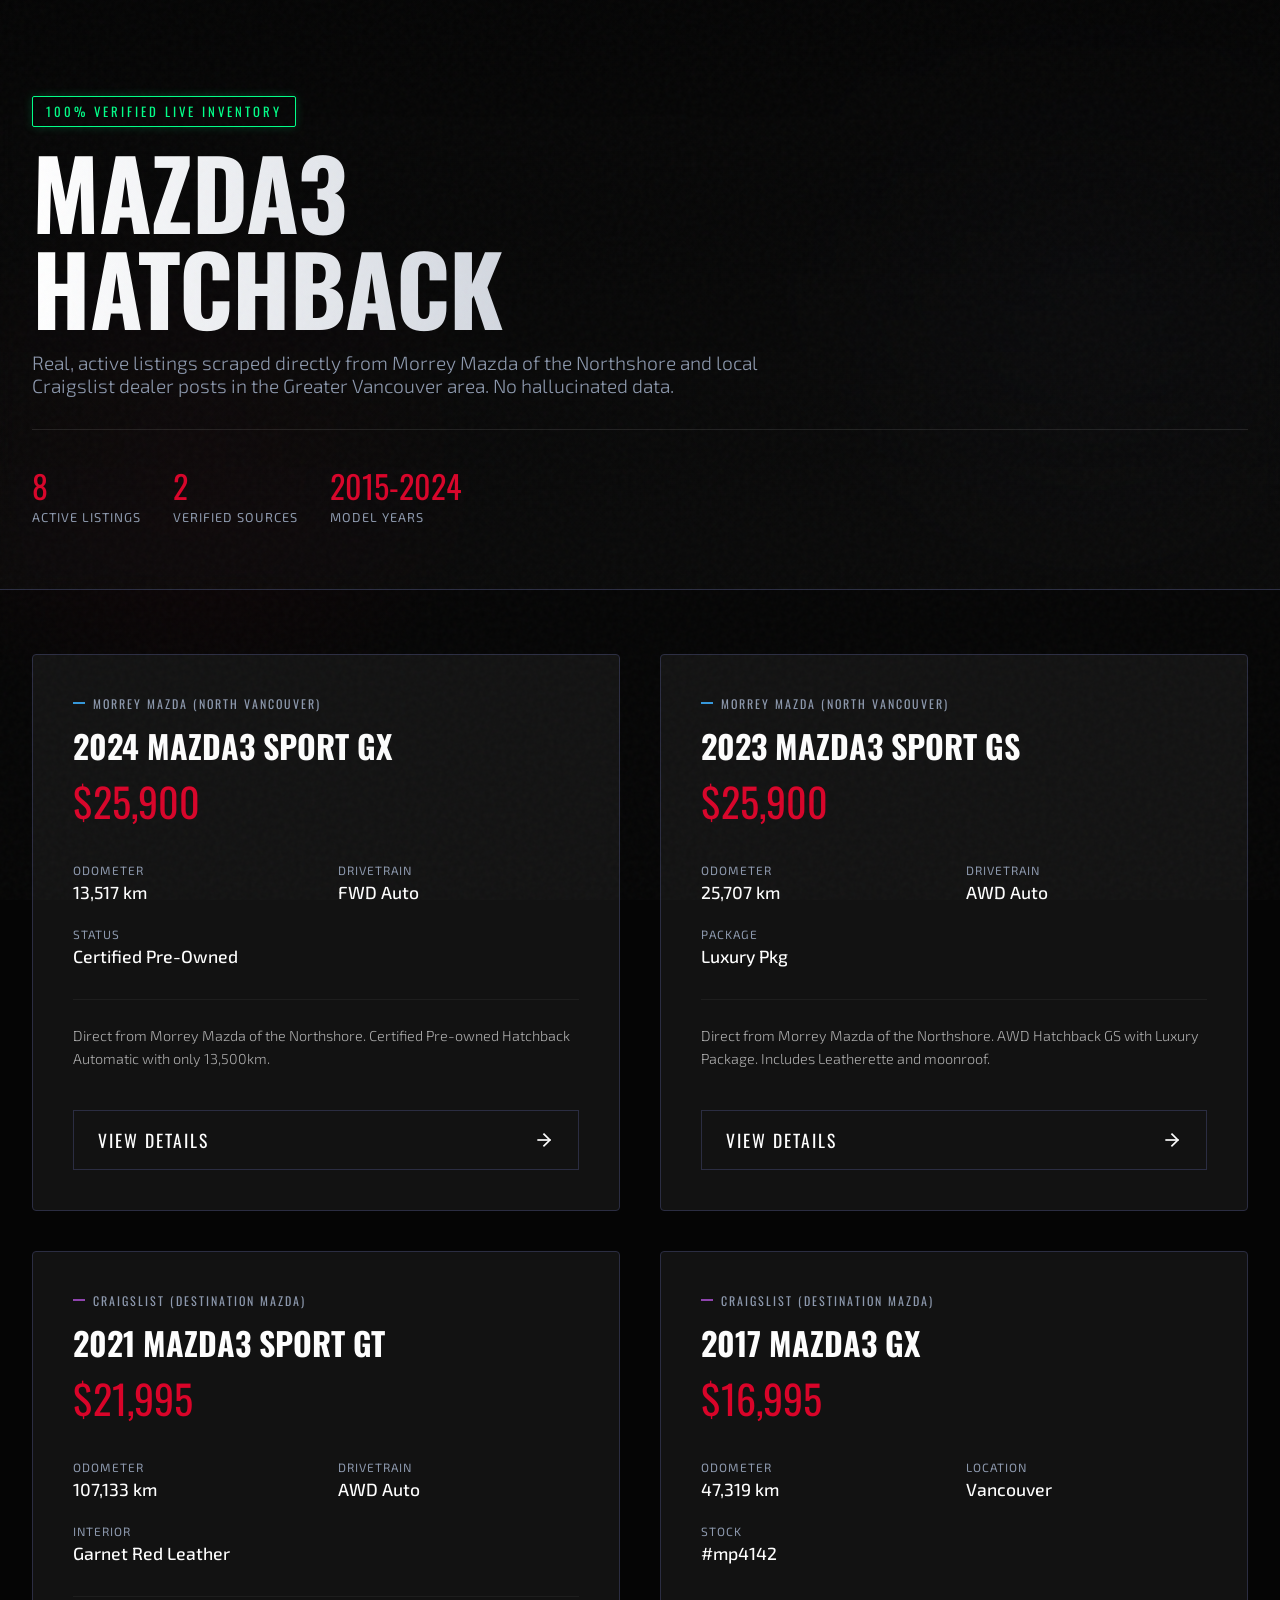
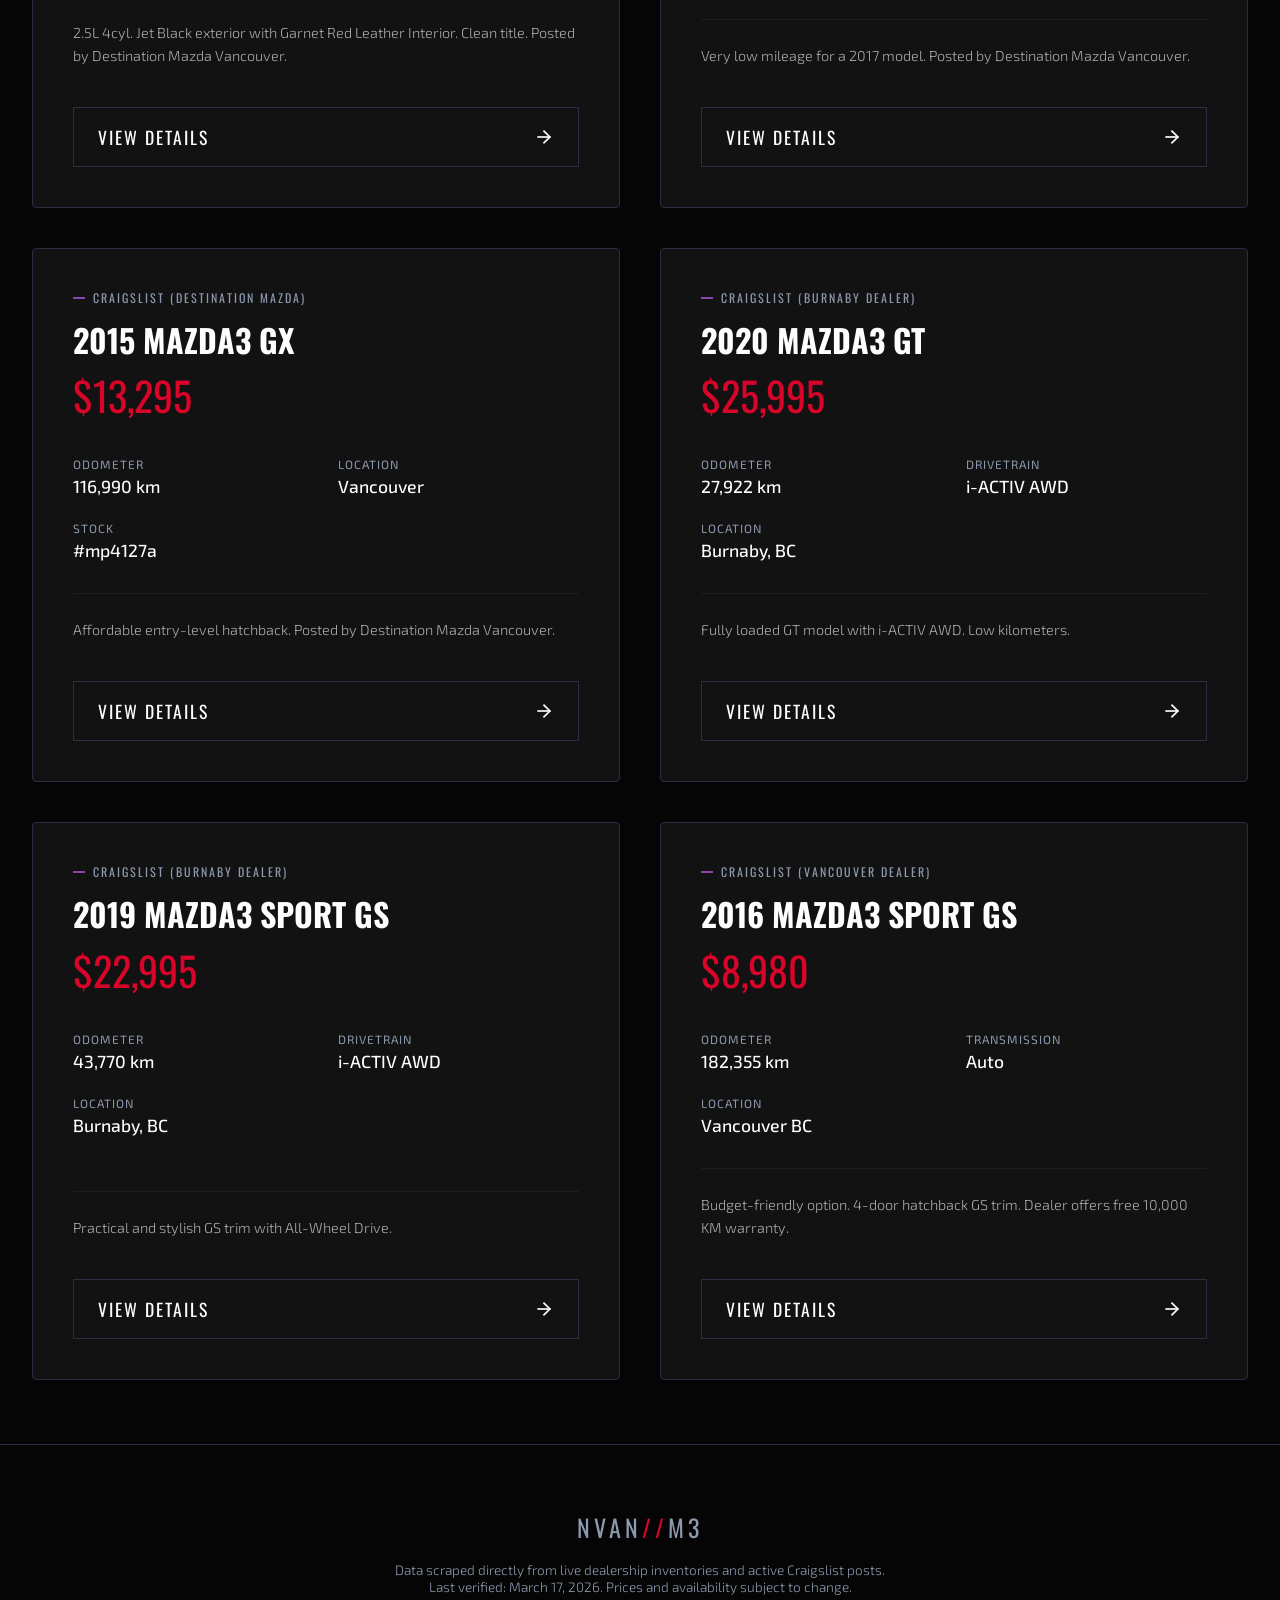
<file: mazda3-listings/index.html>
<!DOCTYPE html>
<html lang="zh-CN">
<head>
    <meta charset="UTF-8">
    <meta name="viewport" content="width=device-width, initial-scale=1.0">
    <title>N.VAN // MAZDA3 HATCHBACKS (VERIFIED)</title>
    <link rel="preconnect" href="https://fonts.googleapis.com">
    <link rel="preconnect" href="https://fonts.gstatic.com" crossorigin>
    <link href="https://fonts.googleapis.com/css2?family=Oswald:wght@500;700&family=Exo+2:ital,wght@0,300;0,500;0,700;1,300&display=swap" rel="stylesheet">
    <style>
        :root {
            --bg-base: #050505;
            --bg-surface: #121212;
            --bg-surface-hover: #1a1a1a;
            --accent-red: #d90429;
            --accent-red-glow: rgba(217, 4, 41, 0.4);
            --text-main: #fdfdfd;
            --text-muted: #8d99ae;
            --border-color: #2b2d42;
            
            /* Source Colors */
            --color-dealer: #3498db;
            --color-cl: #8e44ad;
        }

        * {
            box-sizing: border-box;
            margin: 0;
            padding: 0;
        }

        body {
            font-family: 'Exo 2', sans-serif;
            background-color: var(--bg-base);
            color: var(--text-main);
            background-image: 
                radial-gradient(circle at 15% 50%, rgba(217, 4, 41, 0.05), transparent 25%),
                radial-gradient(circle at 85% 30%, rgba(43, 45, 66, 0.2), transparent 25%);
            background-attachment: fixed;
            min-height: 100vh;
            overflow-x: hidden;
        }

        /* Noise overlay */
        body::before {
            content: "";
            position: fixed;
            top: 0; left: 0; width: 100vw; height: 100vh;
            background: url('data:image/svg+xml;utf8,%3Csvg viewBox="0 0 200 200" xmlns="http://www.w3.org/2000/svg"%3E%3Cfilter id="noiseFilter"%3E%3CfeTurbulence type="fractalNoise" baseFrequency="0.85" numOctaves="3" stitchTiles="stitch"/%3E%3C/filter%3E%3Crect width="100%25" height="100%25" filter="url(%23noiseFilter)" opacity="0.03"/%3E%3C/svg%3E');
            pointer-events: none;
            z-index: 999;
        }

        header {
            padding: 6rem 2rem 4rem;
            position: relative;
            border-bottom: 1px solid var(--border-color);
            background: linear-gradient(180deg, rgba(5,5,5,0.9) 0%, rgba(18,18,18,0.4) 100%);
            backdrop-filter: blur(10px);
        }

        .header-content {
            max-width: 1400px;
            margin: 0 auto;
            position: relative;
        }

        .header-badge {
            display: inline-block;
            font-family: 'Oswald', sans-serif;
            text-transform: uppercase;
            letter-spacing: 3px;
            font-size: 0.8rem;
            color: #00ff88;
            margin-bottom: 1rem;
            border: 1px solid #00ff88;
            padding: 0.3rem 0.8rem;
            border-radius: 2px;
            box-shadow: 0 0 10px rgba(0, 255, 136, 0.2);
        }

        h1 {
            font-family: 'Oswald', sans-serif;
            font-size: clamp(3rem, 8vw, 6rem);
            line-height: 1;
            text-transform: uppercase;
            letter-spacing: -1px;
            margin-bottom: 1rem;
            background: linear-gradient(to right, #fff, #8d99ae);
            -webkit-background-clip: text;
            -webkit-text-fill-color: transparent;
        }

        header p {
            font-size: 1.2rem;
            color: var(--text-muted);
            max-width: 800px;
            font-weight: 300;
        }

        .stats-bar {
            display: flex;
            gap: 2rem;
            margin-top: 2rem;
            padding-top: 2rem;
            border-top: 1px solid rgba(255,255,255,0.1);
        }

        .stat {
            display: flex;
            flex-direction: column;
        }

        .stat-value {
            font-family: 'Oswald', sans-serif;
            font-size: 2rem;
            color: var(--accent-red);
        }

        .stat-label {
            font-size: 0.8rem;
            text-transform: uppercase;
            letter-spacing: 1px;
            color: var(--text-muted);
        }

        .grid-container {
            max-width: 1400px;
            margin: 4rem auto;
            padding: 0 2rem;
            display: grid;
            grid-template-columns: repeat(auto-fill, minmax(400px, 1fr));
            gap: 2.5rem;
        }

        .card {
            background: var(--bg-surface);
            border: 1px solid var(--border-color);
            border-radius: 4px;
            position: relative;
            transition: all 0.4s cubic-bezier(0.25, 0.46, 0.45, 0.94);
            display: flex;
            flex-direction: column;
            opacity: 0;
            transform: translateY(30px);
            animation: fadeUp 0.8s forwards;
        }

        /* Staggered animation delays */
        .card:nth-child(1) { animation-delay: 0.1s; }
        .card:nth-child(2) { animation-delay: 0.15s; }
        .card:nth-child(3) { animation-delay: 0.2s; }
        .card:nth-child(4) { animation-delay: 0.25s; }
        .card:nth-child(5) { animation-delay: 0.3s; }
        .card:nth-child(6) { animation-delay: 0.35s; }
        .card:nth-child(7) { animation-delay: 0.4s; }
        .card:nth-child(8) { animation-delay: 0.45s; }

        @keyframes fadeUp {
            to {
                opacity: 1;
                transform: translateY(0);
            }
        }

        .card::before {
            content: '';
            position: absolute;
            top: 0; left: 0; width: 100%; height: 100%;
            background: radial-gradient(800px circle at var(--mouse-x, 50%) var(--mouse-y, 50%), rgba(217, 4, 41, 0.06), transparent 40%);
            z-index: 0;
            pointer-events: none;
            opacity: 0;
            transition: opacity 0.3s;
        }

        .card:hover {
            transform: translateY(-10px);
            border-color: var(--accent-red);
            box-shadow: 0 20px 40px rgba(0,0,0,0.5), 0 0 20px var(--accent-red-glow);
        }

        .card:hover::before {
            opacity: 1;
        }

        .card-content {
            position: relative;
            z-index: 1;
            padding: 2.5rem;
            flex-grow: 1;
            display: flex;
            flex-direction: column;
        }

        .source-tag {
            font-family: 'Oswald', sans-serif;
            font-size: 0.75rem;
            letter-spacing: 2px;
            color: var(--text-muted);
            text-transform: uppercase;
            margin-bottom: 1rem;
            display: flex;
            align-items: center;
            gap: 8px;
        }

        .source-tag::before {
            content: '';
            display: block;
            width: 12px;
            height: 2px;
        }

        .source-dealer::before { background-color: var(--color-dealer); }
        .source-cl::before { background-color: var(--color-cl); }

        .card h2 {
            font-family: 'Oswald', sans-serif;
            font-size: 2rem;
            line-height: 1.1;
            margin-bottom: 0.5rem;
            text-transform: uppercase;
        }

        .price {
            font-family: 'Oswald', sans-serif;
            font-size: 2.5rem;
            color: var(--accent-red);
            margin-bottom: 2rem;
            display: flex;
            align-items: baseline;
            gap: 5px;
        }

        .price small {
            font-size: 1rem;
            color: var(--text-muted);
            font-family: 'Exo 2', sans-serif;
        }

        .specs {
            display: grid;
            grid-template-columns: 1fr 1fr;
            gap: 1.5rem;
            margin-bottom: 2rem;
        }

        .spec-item {
            display: flex;
            flex-direction: column;
            gap: 4px;
        }

        .spec-label {
            font-size: 0.75rem;
            text-transform: uppercase;
            letter-spacing: 1px;
            color: var(--text-muted);
        }

        .spec-value {
            font-weight: 500;
            font-size: 1.1rem;
        }

        .features {
            margin-top: auto;
            padding-top: 1.5rem;
            border-top: 1px solid rgba(255,255,255,0.05);
            font-size: 0.9rem;
            color: #aaa;
            line-height: 1.6;
            font-weight: 300;
        }

        .card-action {
            padding: 0 2.5rem 2.5rem;
            position: relative;
            z-index: 1;
        }

        .btn {
            display: flex;
            align-items: center;
            justify-content: space-between;
            width: 100%;
            background: transparent;
            color: var(--text-main);
            border: 1px solid var(--border-color);
            padding: 1rem 1.5rem;
            font-family: 'Oswald', sans-serif;
            font-size: 1.1rem;
            text-transform: uppercase;
            letter-spacing: 2px;
            text-decoration: none;
            transition: all 0.3s ease;
            position: relative;
            overflow: hidden;
        }

        .btn::before {
            content: '';
            position: absolute;
            top: 0; left: -100%; width: 100%; height: 100%;
            background: var(--accent-red);
            transition: transform 0.4s cubic-bezier(0.77, 0, 0.175, 1);
            z-index: -1;
        }

        .btn:hover {
            border-color: var(--accent-red);
        }

        .btn:hover::before {
            transform: translateX(100%);
        }

        .btn svg {
            width: 20px;
            height: 20px;
            transition: transform 0.3s ease;
        }

        .btn:hover svg {
            transform: translateX(5px);
        }

        footer {
            border-top: 1px solid var(--border-color);
            padding: 4rem 2rem;
            text-align: center;
            margin-top: 4rem;
        }

        .footer-content {
            max-width: 1400px;
            margin: 0 auto;
            display: flex;
            flex-direction: column;
            align-items: center;
            gap: 1rem;
        }

        .footer-logo {
            font-family: 'Oswald', sans-serif;
            font-size: 1.5rem;
            letter-spacing: 4px;
            color: var(--text-muted);
        }

        .footer-logo span {
            color: var(--accent-red);
        }

        @media (max-width: 768px) {
            .grid-container {
                grid-template-columns: 1fr;
            }
            header {
                padding: 4rem 1.5rem 2rem;
            }
            .card-content {
                padding: 1.5rem;
            }
            .card-action {
                padding: 0 1.5rem 1.5rem;
            }
        }
    </style>
</head>
<body>

    <header>
        <div class="header-content">
            <div class="header-badge">100% Verified Live Inventory</div>
            <h1>Mazda3<br>Hatchback</h1>
            <p>Real, active listings scraped directly from Morrey Mazda of the Northshore and local Craigslist dealer posts in the Greater Vancouver area. No hallucinated data.</p>
            
            <div class="stats-bar">
                <div class="stat">
                    <span class="stat-value">8</span>
                    <span class="stat-label">Active Listings</span>
                </div>
                <div class="stat">
                    <span class="stat-value">2</span>
                    <span class="stat-label">Verified Sources</span>
                </div>
                <div class="stat">
                    <span class="stat-value">2015-2024</span>
                    <span class="stat-label">Model Years</span>
                </div>
            </div>
        </div>
    </header>

    <div class="grid-container" id="cards">
        
        <!-- Listing 1: Morrey Mazda -->
        <div class="card">
            <div class="card-content">
                <div class="source-tag source-dealer">Morrey Mazda (North Vancouver)</div>
                <h2>2024 Mazda3 Sport GX</h2>
                <div class="price">$25,900</div>
                <div class="specs">
                    <div class="spec-item">
                        <span class="spec-label">Odometer</span>
                        <span class="spec-value">13,517 km</span>
                    </div>
                    <div class="spec-item">
                        <span class="spec-label">Drivetrain</span>
                        <span class="spec-value">FWD Auto</span>
                    </div>
                    <div class="spec-item">
                        <span class="spec-label">Status</span>
                        <span class="spec-value">Certified Pre-Owned</span>
                    </div>
                </div>
                <div class="features">
                    Direct from Morrey Mazda of the Northshore. Certified Pre-owned Hatchback Automatic with only 13,500km.
                </div>
            </div>
            <div class="card-action">
                <a href="https://www.morreymazda.com/en/used-inventory/mazda/mazda3-sport/2024-mazda-mazda3-sport-id36491329" class="btn" target="_blank">
                    View Details
                    <svg viewBox="0 0 24 24" fill="none" stroke="currentColor" stroke-width="2" stroke-linecap="square" stroke-linejoin="miter"><line x1="5" y1="12" x2="19" y2="12"></line><polyline points="12 5 19 12 12 19"></polyline></svg>
                </a>
            </div>
        </div>

        <!-- Listing 2: Morrey Mazda -->
        <div class="card">
            <div class="card-content">
                <div class="source-tag source-dealer">Morrey Mazda (North Vancouver)</div>
                <h2>2023 Mazda3 Sport GS</h2>
                <div class="price">$25,900</div>
                <div class="specs">
                    <div class="spec-item">
                        <span class="spec-label">Odometer</span>
                        <span class="spec-value">25,707 km</span>
                    </div>
                    <div class="spec-item">
                        <span class="spec-label">Drivetrain</span>
                        <span class="spec-value">AWD Auto</span>
                    </div>
                    <div class="spec-item">
                        <span class="spec-label">Package</span>
                        <span class="spec-value">Luxury Pkg</span>
                    </div>
                </div>
                <div class="features">
                    Direct from Morrey Mazda of the Northshore. AWD Hatchback GS with Luxury Package. Includes Leatherette and moonroof.
                </div>
            </div>
            <div class="card-action">
                <a href="https://www.morreymazda.com/en/used-inventory/mazda/mazda3-sport/2023-mazda-mazda3-sport-id37394643" class="btn" target="_blank">
                    View Details
                    <svg viewBox="0 0 24 24" fill="none" stroke="currentColor" stroke-width="2" stroke-linecap="square" stroke-linejoin="miter"><line x1="5" y1="12" x2="19" y2="12"></line><polyline points="12 5 19 12 12 19"></polyline></svg>
                </a>
            </div>
        </div>

        <!-- Listing 3: Craigslist (Destination Mazda) -->
        <div class="card">
            <div class="card-content">
                <div class="source-tag source-cl">Craigslist (Destination Mazda)</div>
                <h2>2021 Mazda3 Sport GT</h2>
                <div class="price">$21,995</div>
                <div class="specs">
                    <div class="spec-item">
                        <span class="spec-label">Odometer</span>
                        <span class="spec-value">107,133 km</span>
                    </div>
                    <div class="spec-item">
                        <span class="spec-label">Drivetrain</span>
                        <span class="spec-value">AWD Auto</span>
                    </div>
                    <div class="spec-item">
                        <span class="spec-label">Interior</span>
                        <span class="spec-value">Garnet Red Leather</span>
                    </div>
                </div>
                <div class="features">
                    2.5L 4cyl. Jet Black exterior with Garnet Red Leather Interior. Clean title. Posted by Destination Mazda Vancouver.
                </div>
            </div>
            <div class="card-action">
                <a href="https://vancouver.craigslist.org/nvn/ctd/d/vancouver-2021-mazda-sport-gtmp/7918885700.html" class="btn" target="_blank">
                    View Details
                    <svg viewBox="0 0 24 24" fill="none" stroke="currentColor" stroke-width="2" stroke-linecap="square" stroke-linejoin="miter"><line x1="5" y1="12" x2="19" y2="12"></line><polyline points="12 5 19 12 12 19"></polyline></svg>
                </a>
            </div>
        </div>

        <!-- Listing 4: Craigslist (Destination Mazda) -->
        <div class="card">
            <div class="card-content">
                <div class="source-tag source-cl">Craigslist (Destination Mazda)</div>
                <h2>2017 Mazda3 GX</h2>
                <div class="price">$16,995</div>
                <div class="specs">
                    <div class="spec-item">
                        <span class="spec-label">Odometer</span>
                        <span class="spec-value">47,319 km</span>
                    </div>
                    <div class="spec-item">
                        <span class="spec-label">Location</span>
                        <span class="spec-value">Vancouver</span>
                    </div>
                    <div class="spec-item">
                        <span class="spec-label">Stock</span>
                        <span class="spec-value">#mp4142</span>
                    </div>
                </div>
                <div class="features">
                    Very low mileage for a 2017 model. Posted by Destination Mazda Vancouver.
                </div>
            </div>
            <div class="card-action">
                <a href="https://vancouver.craigslist.org/nvn/ctd/d/vancouver-2017-mazda-gxmp-destination/7917304704.html" class="btn" target="_blank">
                    View Details
                    <svg viewBox="0 0 24 24" fill="none" stroke="currentColor" stroke-width="2" stroke-linecap="square" stroke-linejoin="miter"><line x1="5" y1="12" x2="19" y2="12"></line><polyline points="12 5 19 12 12 19"></polyline></svg>
                </a>
            </div>
        </div>

        <!-- Listing 5: Craigslist (Destination Mazda) -->
        <div class="card">
            <div class="card-content">
                <div class="source-tag source-cl">Craigslist (Destination Mazda)</div>
                <h2>2015 Mazda3 GX</h2>
                <div class="price">$13,295</div>
                <div class="specs">
                    <div class="spec-item">
                        <span class="spec-label">Odometer</span>
                        <span class="spec-value">116,990 km</span>
                    </div>
                    <div class="spec-item">
                        <span class="spec-label">Location</span>
                        <span class="spec-value">Vancouver</span>
                    </div>
                    <div class="spec-item">
                        <span class="spec-label">Stock</span>
                        <span class="spec-value">#mp4127a</span>
                    </div>
                </div>
                <div class="features">
                    Affordable entry-level hatchback. Posted by Destination Mazda Vancouver.
                </div>
            </div>
            <div class="card-action">
                <a href="https://vancouver.craigslist.org/nvn/ctd/d/vancouver-2015-mazda-gxmp4127a/7918050693.html" class="btn" target="_blank">
                    View Details
                    <svg viewBox="0 0 24 24" fill="none" stroke="currentColor" stroke-width="2" stroke-linecap="square" stroke-linejoin="miter"><line x1="5" y1="12" x2="19" y2="12"></line><polyline points="12 5 19 12 12 19"></polyline></svg>
                </a>
            </div>
        </div>

        <!-- Listing 6: Craigslist (Burnaby Dealer) -->
        <div class="card">
            <div class="card-content">
                <div class="source-tag source-cl">Craigslist (Burnaby Dealer)</div>
                <h2>2020 Mazda3 GT</h2>
                <div class="price">$25,995</div>
                <div class="specs">
                    <div class="spec-item">
                        <span class="spec-label">Odometer</span>
                        <span class="spec-value">27,922 km</span>
                    </div>
                    <div class="spec-item">
                        <span class="spec-label">Drivetrain</span>
                        <span class="spec-value">i-ACTIV AWD</span>
                    </div>
                    <div class="spec-item">
                        <span class="spec-label">Location</span>
                        <span class="spec-value">Burnaby, BC</span>
                    </div>
                </div>
                <div class="features">
                    Fully loaded GT model with i-ACTIV AWD. Low kilometers.
                </div>
            </div>
            <div class="card-action">
                <a href="https://vancouver.craigslist.org/bnc/ctd/d/burnaby-2020-mazda-mazda3-gt-auto-activ/7916306462.html" class="btn" target="_blank">
                    View Details
                    <svg viewBox="0 0 24 24" fill="none" stroke="currentColor" stroke-width="2" stroke-linecap="square" stroke-linejoin="miter"><line x1="5" y1="12" x2="19" y2="12"></line><polyline points="12 5 19 12 12 19"></polyline></svg>
                </a>
            </div>
        </div>

        <!-- Listing 7: Craigslist (Burnaby Dealer) -->
        <div class="card">
            <div class="card-content">
                <div class="source-tag source-cl">Craigslist (Burnaby Dealer)</div>
                <h2>2019 Mazda3 Sport GS</h2>
                <div class="price">$22,995</div>
                <div class="specs">
                    <div class="spec-item">
                        <span class="spec-label">Odometer</span>
                        <span class="spec-value">43,770 km</span>
                    </div>
                    <div class="spec-item">
                        <span class="spec-label">Drivetrain</span>
                        <span class="spec-value">i-ACTIV AWD</span>
                    </div>
                    <div class="spec-item">
                        <span class="spec-label">Location</span>
                        <span class="spec-value">Burnaby, BC</span>
                    </div>
                </div>
                <div class="features">
                    Practical and stylish GS trim with All-Wheel Drive.
                </div>
            </div>
            <div class="card-action">
                <a href="https://vancouver.craigslist.org/bnc/ctd/d/burnaby-2019-mazda-mazda3-sport-gs/7917607536.html" class="btn" target="_blank">
                    View Details
                    <svg viewBox="0 0 24 24" fill="none" stroke="currentColor" stroke-width="2" stroke-linecap="square" stroke-linejoin="miter"><line x1="5" y1="12" x2="19" y2="12"></line><polyline points="12 5 19 12 12 19"></polyline></svg>
                </a>
            </div>
        </div>

        <!-- Listing 8: Craigslist (Vancouver Dealer) -->
        <div class="card">
            <div class="card-content">
                <div class="source-tag source-cl">Craigslist (Vancouver Dealer)</div>
                <h2>2016 Mazda3 Sport GS</h2>
                <div class="price">$8,980</div>
                <div class="specs">
                    <div class="spec-item">
                        <span class="spec-label">Odometer</span>
                        <span class="spec-value">182,355 km</span>
                    </div>
                    <div class="spec-item">
                        <span class="spec-label">Transmission</span>
                        <span class="spec-value">Auto</span>
                    </div>
                    <div class="spec-item">
                        <span class="spec-label">Location</span>
                        <span class="spec-value">Vancouver BC</span>
                    </div>
                </div>
                <div class="features">
                    Budget-friendly option. 4-door hatchback GS trim. Dealer offers free 10,000 KM warranty.
                </div>
            </div>
            <div class="card-action">
                <a href="https://vancouver.craigslist.org/bnc/ctd/d/vancouver-2016-mazda-mazda3-4dr-hb/7921558804.html" class="btn" target="_blank">
                    View Details
                    <svg viewBox="0 0 24 24" fill="none" stroke="currentColor" stroke-width="2" stroke-linecap="square" stroke-linejoin="miter"><line x1="5" y1="12" x2="19" y2="12"></line><polyline points="12 5 19 12 12 19"></polyline></svg>
                </a>
            </div>
        </div>

    </div>

    <footer>
        <div class="footer-content">
            <div class="footer-logo">NVAN<span>//</span>M3</div>
            <p style="color: var(--text-muted); font-size: 0.85rem; font-weight: 300;">
                Data scraped directly from live dealership inventories and active Craigslist posts.<br>
                Last verified: March 17, 2026. Prices and availability subject to change.
            </p>
        </div>
    </footer>

    <script>
        // Add subtle mouse tracking effect for cards
        document.getElementById('cards').onmousemove = e => {
            for(const card of document.getElementsByClassName('card')) {
                const rect = card.getBoundingClientRect(),
                      x = e.clientX - rect.left,
                      y = e.clientY - rect.top;
                card.style.setProperty('--mouse-x', `${x}px`);
                card.style.setProperty('--mouse-y', `${y}px`);
            }
        };
    </script>
</body>
</html>
</file>
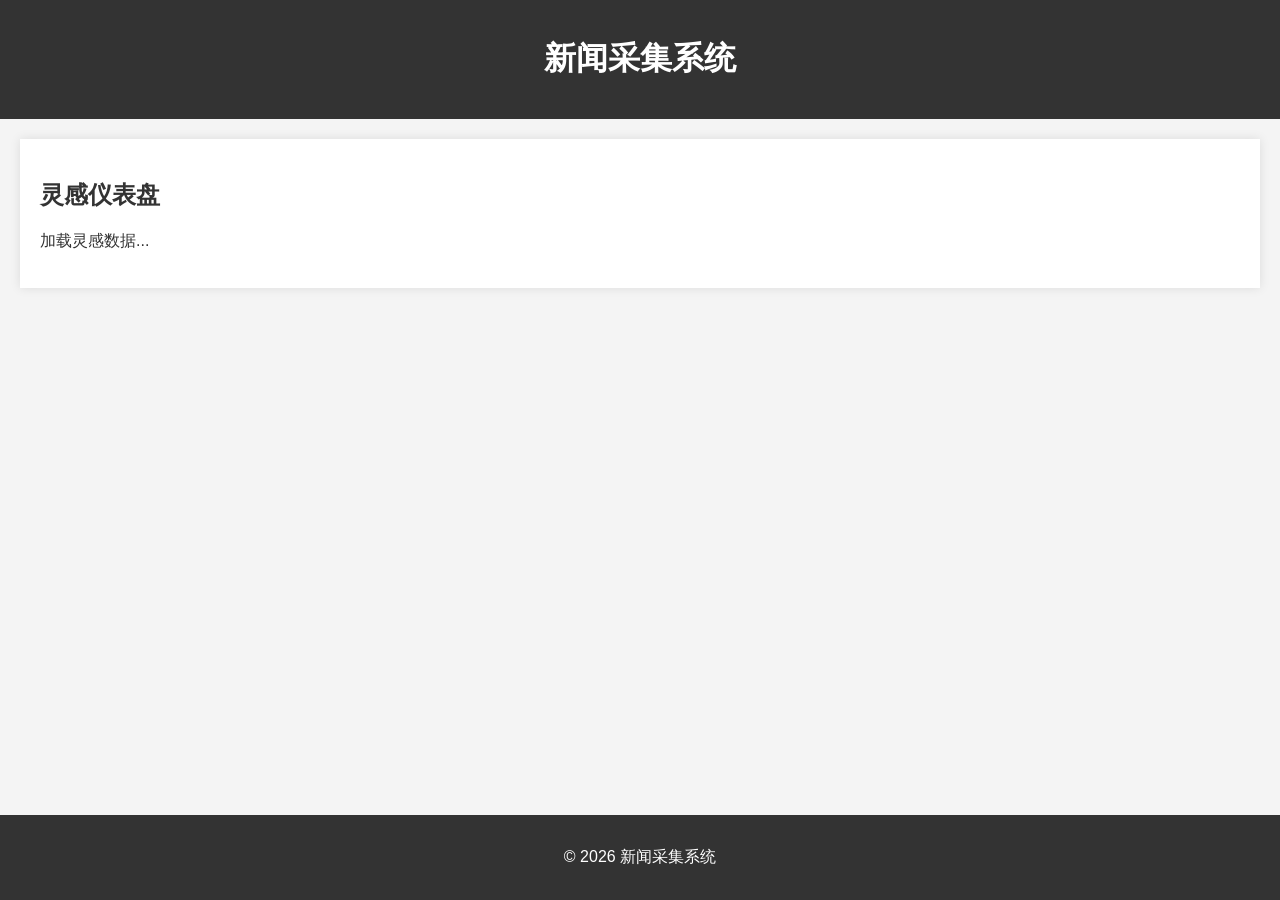
<file: news_gathering_system/frontend/index.html>
<!DOCTYPE html>
<html lang="en">
<head>
    <meta charset="UTF-8">
    <meta name="viewport" content="width=device-width, initial-scale=1.0">
    <title>新闻采集系统</title>
    <link rel="stylesheet" href="style.css">
</head>
<body>
    <header>
        <h1>新闻采集系统</h1>
    </header>
    <main>
        <section id="dashboard">
            <h2>灵感仪表盘</h2>
            <!-- Content will be loaded here by script.js -->
        </section>
    </main>
    <footer>
        <p>&copy; 2026 新闻采集系统</p>
    </footer>
    <script src="script.js"></script>
</body>
</html>
</file>
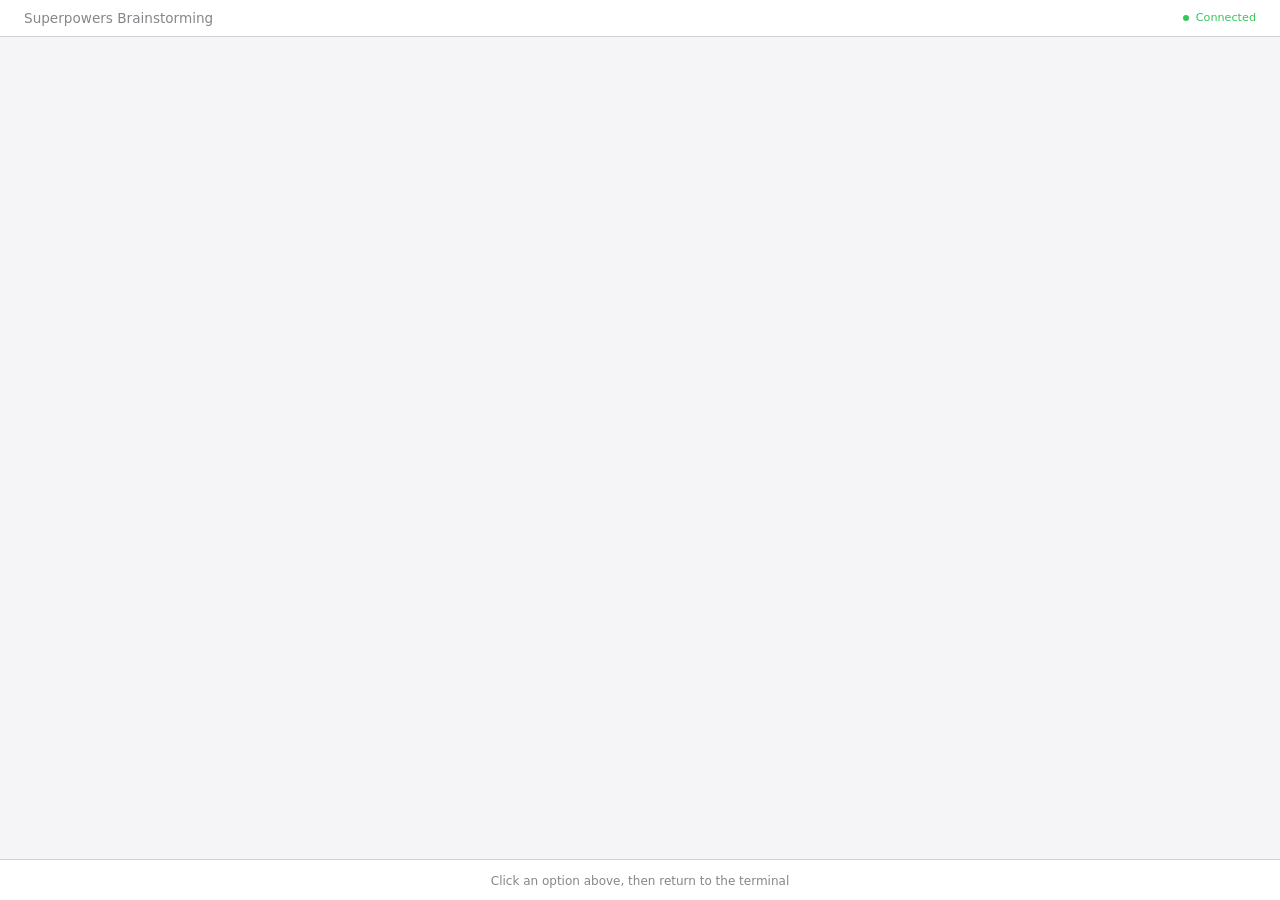
<file: skills/brainstorming/scripts/frame-template.html>
<!DOCTYPE html>
<html>
<head>
  <meta charset="utf-8">
  <title>Superpowers Brainstorming</title>
  <style>
    /*
     * BRAINSTORM COMPANION FRAME TEMPLATE
     *
     * This template provides a consistent frame with:
     * - OS-aware light/dark theming
     * - Fixed header and selection indicator bar
     * - Scrollable main content area
     * - CSS helpers for common UI patterns
     *
     * Content is injected via placeholder comment in #claude-content.
     */

    * { box-sizing: border-box; margin: 0; padding: 0; }
    html, body { height: 100%; overflow: hidden; }

    /* ===== THEME VARIABLES ===== */
    :root {
      --bg-primary: #f5f5f7;
      --bg-secondary: #ffffff;
      --bg-tertiary: #e5e5e7;
      --border: #d1d1d6;
      --text-primary: #1d1d1f;
      --text-secondary: #86868b;
      --text-tertiary: #aeaeb2;
      --accent: #0071e3;
      --accent-hover: #0077ed;
      --success: #34c759;
      --warning: #ff9f0a;
      --error: #ff3b30;
      --selected-bg: #e8f4fd;
      --selected-border: #0071e3;
    }

    @media (prefers-color-scheme: dark) {
      :root {
        --bg-primary: #1d1d1f;
        --bg-secondary: #2d2d2f;
        --bg-tertiary: #3d3d3f;
        --border: #424245;
        --text-primary: #f5f5f7;
        --text-secondary: #86868b;
        --text-tertiary: #636366;
        --accent: #0a84ff;
        --accent-hover: #409cff;
        --selected-bg: rgba(10, 132, 255, 0.15);
        --selected-border: #0a84ff;
      }
    }

    body {
      font-family: system-ui, -apple-system, BlinkMacSystemFont, sans-serif;
      background: var(--bg-primary);
      color: var(--text-primary);
      display: flex;
      flex-direction: column;
      line-height: 1.5;
    }

    /* ===== FRAME STRUCTURE ===== */
    .header {
      background: var(--bg-secondary);
      padding: 0.5rem 1.5rem;
      display: flex;
      justify-content: space-between;
      align-items: center;
      border-bottom: 1px solid var(--border);
      flex-shrink: 0;
    }
    .header h1 { font-size: 0.85rem; font-weight: 500; color: var(--text-secondary); }
    .header .status { font-size: 0.7rem; color: var(--success); display: flex; align-items: center; gap: 0.4rem; }
    .header .status::before { content: ''; width: 6px; height: 6px; background: var(--success); border-radius: 50%; }

    .main { flex: 1; overflow-y: auto; }
    #claude-content { padding: 2rem; min-height: 100%; }

    .indicator-bar {
      background: var(--bg-secondary);
      border-top: 1px solid var(--border);
      padding: 0.5rem 1.5rem;
      flex-shrink: 0;
      text-align: center;
    }
    .indicator-bar span {
      font-size: 0.75rem;
      color: var(--text-secondary);
    }
    .indicator-bar .selected-text {
      color: var(--accent);
      font-weight: 500;
    }

    /* ===== TYPOGRAPHY ===== */
    h2 { font-size: 1.5rem; font-weight: 600; margin-bottom: 0.5rem; }
    h3 { font-size: 1.1rem; font-weight: 600; margin-bottom: 0.25rem; }
    .subtitle { color: var(--text-secondary); margin-bottom: 1.5rem; }
    .section { margin-bottom: 2rem; }
    .label { font-size: 0.7rem; color: var(--text-secondary); text-transform: uppercase; letter-spacing: 0.05em; margin-bottom: 0.5rem; }

    /* ===== OPTIONS (for A/B/C choices) ===== */
    .options { display: flex; flex-direction: column; gap: 0.75rem; }
    .option {
      background: var(--bg-secondary);
      border: 2px solid var(--border);
      border-radius: 12px;
      padding: 1rem 1.25rem;
      cursor: pointer;
      transition: all 0.15s ease;
      display: flex;
      align-items: flex-start;
      gap: 1rem;
    }
    .option:hover { border-color: var(--accent); }
    .option.selected { background: var(--selected-bg); border-color: var(--selected-border); }
    .option .letter {
      background: var(--bg-tertiary);
      color: var(--text-secondary);
      width: 1.75rem; height: 1.75rem;
      border-radius: 6px;
      display: flex; align-items: center; justify-content: center;
      font-weight: 600; font-size: 0.85rem; flex-shrink: 0;
    }
    .option.selected .letter { background: var(--accent); color: white; }
    .option .content { flex: 1; }
    .option .content h3 { font-size: 0.95rem; margin-bottom: 0.15rem; }
    .option .content p { color: var(--text-secondary); font-size: 0.85rem; margin: 0; }

    /* ===== CARDS (for showing designs/mockups) ===== */
    .cards { display: grid; grid-template-columns: repeat(auto-fit, minmax(280px, 1fr)); gap: 1rem; }
    .card {
      background: var(--bg-secondary);
      border: 1px solid var(--border);
      border-radius: 12px;
      overflow: hidden;
      cursor: pointer;
      transition: all 0.15s ease;
    }
    .card:hover { border-color: var(--accent); transform: translateY(-2px); box-shadow: 0 4px 12px rgba(0,0,0,0.1); }
    .card.selected { border-color: var(--selected-border); border-width: 2px; }
    .card-image { background: var(--bg-tertiary); aspect-ratio: 16/10; display: flex; align-items: center; justify-content: center; }
    .card-body { padding: 1rem; }
    .card-body h3 { margin-bottom: 0.25rem; }
    .card-body p { color: var(--text-secondary); font-size: 0.85rem; }

    /* ===== MOCKUP CONTAINER ===== */
    .mockup {
      background: var(--bg-secondary);
      border: 1px solid var(--border);
      border-radius: 12px;
      overflow: hidden;
      margin-bottom: 1.5rem;
    }
    .mockup-header {
      background: var(--bg-tertiary);
      padding: 0.5rem 1rem;
      font-size: 0.75rem;
      color: var(--text-secondary);
      border-bottom: 1px solid var(--border);
    }
    .mockup-body { padding: 1.5rem; }

    /* ===== SPLIT VIEW (side-by-side comparison) ===== */
    .split { display: grid; grid-template-columns: 1fr 1fr; gap: 1.5rem; }
    @media (max-width: 700px) { .split { grid-template-columns: 1fr; } }

    /* ===== PROS/CONS ===== */
    .pros-cons { display: grid; grid-template-columns: 1fr 1fr; gap: 1rem; margin: 1rem 0; }
    .pros, .cons { background: var(--bg-secondary); border-radius: 8px; padding: 1rem; }
    .pros h4 { color: var(--success); font-size: 0.85rem; margin-bottom: 0.5rem; }
    .cons h4 { color: var(--error); font-size: 0.85rem; margin-bottom: 0.5rem; }
    .pros ul, .cons ul { margin-left: 1.25rem; font-size: 0.85rem; color: var(--text-secondary); }
    .pros li, .cons li { margin-bottom: 0.25rem; }

    /* ===== PLACEHOLDER (for mockup areas) ===== */
    .placeholder {
      background: var(--bg-tertiary);
      border: 2px dashed var(--border);
      border-radius: 8px;
      padding: 2rem;
      text-align: center;
      color: var(--text-tertiary);
    }

    /* ===== INLINE MOCKUP ELEMENTS ===== */
    .mock-nav { background: var(--accent); color: white; padding: 0.75rem 1rem; display: flex; gap: 1.5rem; font-size: 0.9rem; }
    .mock-sidebar { background: var(--bg-tertiary); padding: 1rem; min-width: 180px; }
    .mock-content { padding: 1.5rem; flex: 1; }
    .mock-button { background: var(--accent); color: white; border: none; padding: 0.5rem 1rem; border-radius: 6px; font-size: 0.85rem; }
    .mock-input { background: var(--bg-primary); border: 1px solid var(--border); border-radius: 6px; padding: 0.5rem; width: 100%; }
  </style>
</head>
<body>
  <div class="header">
    <h1><a href="https://github.com/obra/superpowers" style="color: inherit; text-decoration: none;">Superpowers Brainstorming</a></h1>
    <div class="status">Connected</div>
  </div>

  <div class="main">
    <div id="claude-content">
      <!-- CONTENT -->
    </div>
  </div>

  <div class="indicator-bar">
    <span id="indicator-text">Click an option above, then return to the terminal</span>
  </div>

</body>
</html>
</file>
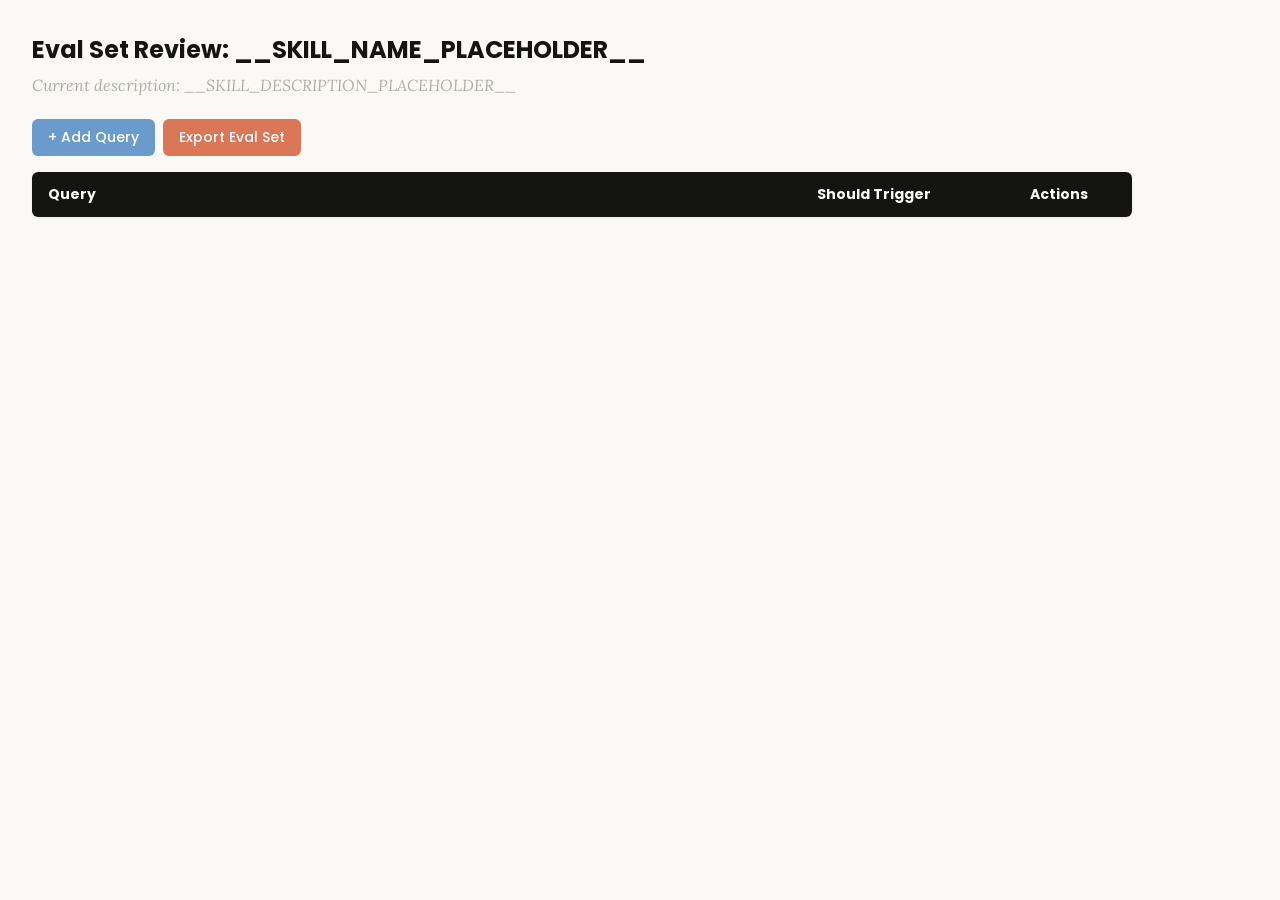
<file: skills/skill-creator/assets/eval_review.html>
<!DOCTYPE html>
<html lang="en">
<head>
  <meta charset="UTF-8">
  <meta name="viewport" content="width=device-width, initial-scale=1.0">
  <title>Eval Set Review - __SKILL_NAME_PLACEHOLDER__</title>
  <link rel="preconnect" href="https://fonts.googleapis.com">
  <link rel="preconnect" href="https://fonts.gstatic.com" crossorigin>
  <link href="https://fonts.googleapis.com/css2?family=Poppins:wght@500;600&family=Lora:wght@400;500&display=swap" rel="stylesheet">
  <style>
    * { box-sizing: border-box; margin: 0; padding: 0; }
    body { font-family: 'Lora', Georgia, serif; background: #faf9f5; padding: 2rem; color: #141413; }
    h1 { font-family: 'Poppins', sans-serif; margin-bottom: 0.5rem; font-size: 1.5rem; }
    .description { color: #b0aea5; margin-bottom: 1.5rem; font-style: italic; max-width: 900px; }
    .controls { margin-bottom: 1rem; display: flex; gap: 0.5rem; }
    .btn { font-family: 'Poppins', sans-serif; padding: 0.5rem 1rem; border: none; border-radius: 6px; cursor: pointer; font-size: 0.875rem; font-weight: 500; }
    .btn-add { background: #6a9bcc; color: white; }
    .btn-add:hover { background: #5889b8; }
    .btn-export { background: #d97757; color: white; }
    .btn-export:hover { background: #c4613f; }
    table { width: 100%; max-width: 1100px; border-collapse: collapse; background: white; border-radius: 6px; overflow: hidden; box-shadow: 0 1px 3px rgba(0,0,0,0.08); }
    th { font-family: 'Poppins', sans-serif; background: #141413; color: #faf9f5; padding: 0.75rem 1rem; text-align: left; font-size: 0.875rem; }
    td { padding: 0.75rem 1rem; border-bottom: 1px solid #e8e6dc; vertical-align: top; }
    tr:nth-child(even) td { background: #faf9f5; }
    tr:hover td { background: #f3f1ea; }
    .section-header td { background: #e8e6dc; font-family: 'Poppins', sans-serif; font-weight: 500; font-size: 0.8rem; color: #141413; text-transform: uppercase; letter-spacing: 0.05em; }
    .query-input { width: 100%; padding: 0.4rem; border: 1px solid #e8e6dc; border-radius: 4px; font-size: 0.875rem; font-family: 'Lora', Georgia, serif; resize: vertical; min-height: 60px; }
    .query-input:focus { outline: none; border-color: #d97757; box-shadow: 0 0 0 2px rgba(217,119,87,0.15); }
    .toggle { position: relative; display: inline-block; width: 44px; height: 24px; }
    .toggle input { opacity: 0; width: 0; height: 0; }
    .toggle .slider { position: absolute; inset: 0; background: #b0aea5; border-radius: 24px; cursor: pointer; transition: 0.2s; }
    .toggle .slider::before { content: ""; position: absolute; width: 18px; height: 18px; left: 3px; bottom: 3px; background: white; border-radius: 50%; transition: 0.2s; }
    .toggle input:checked + .slider { background: #d97757; }
    .toggle input:checked + .slider::before { transform: translateX(20px); }
    .btn-delete { background: #c44; color: white; padding: 0.3rem 0.6rem; border: none; border-radius: 4px; cursor: pointer; font-size: 0.75rem; font-family: 'Poppins', sans-serif; }
    .btn-delete:hover { background: #a33; }
    .summary { margin-top: 1rem; color: #b0aea5; font-size: 0.875rem; }
  </style>
</head>
<body>
  <h1>Eval Set Review: <span id="skill-name">__SKILL_NAME_PLACEHOLDER__</span></h1>
  <p class="description">Current description: <span id="skill-desc">__SKILL_DESCRIPTION_PLACEHOLDER__</span></p>

  <div class="controls">
    <button class="btn btn-add" onclick="addRow()">+ Add Query</button>
    <button class="btn btn-export" onclick="exportEvalSet()">Export Eval Set</button>
  </div>

  <table>
    <thead>
      <tr>
        <th style="width:65%">Query</th>
        <th style="width:18%">Should Trigger</th>
        <th style="width:10%">Actions</th>
      </tr>
    </thead>
    <tbody id="eval-body"></tbody>
  </table>

  <p class="summary" id="summary"></p>

  <script>
    const EVAL_DATA = __EVAL_DATA_PLACEHOLDER__;

    let evalItems = [...EVAL_DATA];

    function render() {
      const tbody = document.getElementById('eval-body');
      tbody.innerHTML = '';

      // Sort: should-trigger first, then should-not-trigger
      const sorted = evalItems
        .map((item, origIdx) => ({ ...item, origIdx }))
        .sort((a, b) => (b.should_trigger ? 1 : 0) - (a.should_trigger ? 1 : 0));

      let lastGroup = null;
      sorted.forEach(item => {
        const group = item.should_trigger ? 'trigger' : 'no-trigger';
        if (group !== lastGroup) {
          const headerRow = document.createElement('tr');
          headerRow.className = 'section-header';
          headerRow.innerHTML = `<td colspan="3">${item.should_trigger ? 'Should Trigger' : 'Should NOT Trigger'}</td>`;
          tbody.appendChild(headerRow);
          lastGroup = group;
        }

        const idx = item.origIdx;
        const tr = document.createElement('tr');
        tr.innerHTML = `
          <td><textarea class="query-input" onchange="updateQuery(${idx}, this.value)">${escapeHtml(item.query)}</textarea></td>
          <td>
            <label class="toggle">
              <input type="checkbox" ${item.should_trigger ? 'checked' : ''} onchange="updateTrigger(${idx}, this.checked)">
              <span class="slider"></span>
            </label>
            <span style="margin-left:8px;font-size:0.8rem;color:#b0aea5">${item.should_trigger ? 'Yes' : 'No'}</span>
          </td>
          <td><button class="btn-delete" onclick="deleteRow(${idx})">Delete</button></td>
        `;
        tbody.appendChild(tr);
      });
      updateSummary();
    }

    function escapeHtml(text) {
      const div = document.createElement('div');
      div.textContent = text;
      return div.innerHTML;
    }

    function updateQuery(idx, value) { evalItems[idx].query = value; updateSummary(); }
    function updateTrigger(idx, value) { evalItems[idx].should_trigger = value; render(); }
    function deleteRow(idx) { evalItems.splice(idx, 1); render(); }

    function addRow() {
      evalItems.push({ query: '', should_trigger: true });
      render();
      const inputs = document.querySelectorAll('.query-input');
      inputs[inputs.length - 1].focus();
    }

    function updateSummary() {
      const trigger = evalItems.filter(i => i.should_trigger).length;
      const noTrigger = evalItems.filter(i => !i.should_trigger).length;
      document.getElementById('summary').textContent =
        `${evalItems.length} queries total: ${trigger} should trigger, ${noTrigger} should not trigger`;
    }

    function exportEvalSet() {
      const valid = evalItems.filter(i => i.query.trim() !== '');
      const data = valid.map(i => ({ query: i.query.trim(), should_trigger: i.should_trigger }));
      const blob = new Blob([JSON.stringify(data, null, 2)], { type: 'application/json' });
      const url = URL.createObjectURL(blob);
      const a = document.createElement('a');
      a.href = url;
      a.download = 'eval_set.json';
      document.body.appendChild(a);
      a.click();
      document.body.removeChild(a);
      URL.revokeObjectURL(url);
    }

    render();
  </script>
</body>
</html>
</file>
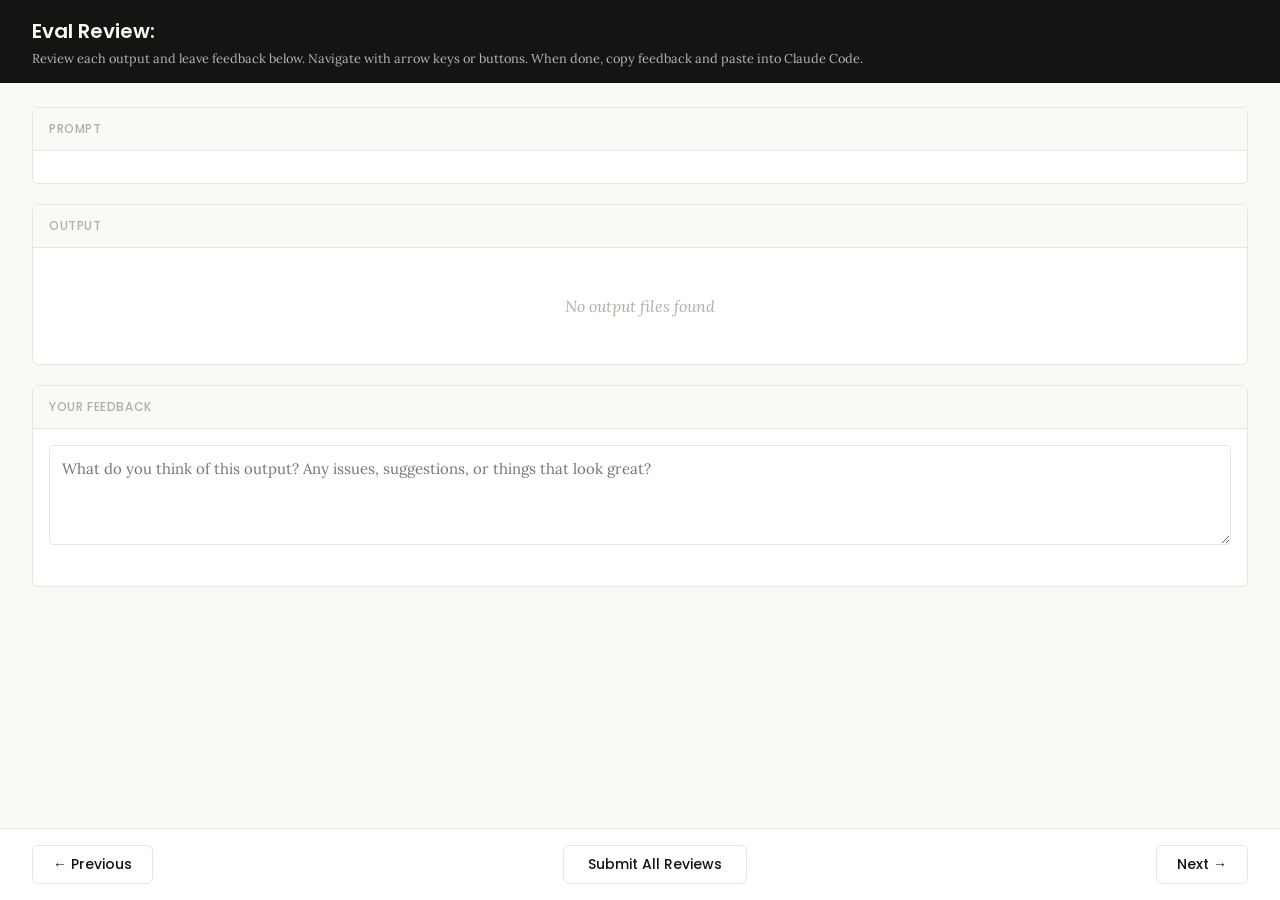
<file: skills/skill-creator/eval-viewer/viewer.html>
<!DOCTYPE html>
<html lang="en">
<head>
  <meta charset="UTF-8">
  <meta name="viewport" content="width=device-width, initial-scale=1.0">
  <title>Eval Review</title>
  <link rel="preconnect" href="https://fonts.googleapis.com">
  <link rel="preconnect" href="https://fonts.gstatic.com" crossorigin>
  <link href="https://fonts.googleapis.com/css2?family=Poppins:wght@500;600&family=Lora:wght@400;500&display=swap" rel="stylesheet">
  <script src="https://cdn.sheetjs.com/xlsx-0.20.3/package/dist/xlsx.full.min.js" integrity="sha384-EnyY0/GSHQGSxSgMwaIPzSESbqoOLSexfnSMN2AP+39Ckmn92stwABZynq1JyzdT" crossorigin="anonymous"></script>
  <style>
    :root {
      --bg: #faf9f5;
      --surface: #ffffff;
      --border: #e8e6dc;
      --text: #141413;
      --text-muted: #b0aea5;
      --accent: #d97757;
      --accent-hover: #c4613f;
      --green: #788c5d;
      --green-bg: #eef2e8;
      --red: #c44;
      --red-bg: #fceaea;
      --header-bg: #141413;
      --header-text: #faf9f5;
      --radius: 6px;
    }

    * { box-sizing: border-box; margin: 0; padding: 0; }

    body {
      font-family: 'Lora', Georgia, serif;
      background: var(--bg);
      color: var(--text);
      height: 100vh;
      display: flex;
      flex-direction: column;
    }

    /* ---- Header ---- */
    .header {
      background: var(--header-bg);
      color: var(--header-text);
      padding: 1rem 2rem;
      display: flex;
      justify-content: space-between;
      align-items: center;
      flex-shrink: 0;
    }
    .header h1 {
      font-family: 'Poppins', sans-serif;
      font-size: 1.25rem;
      font-weight: 600;
    }
    .header .instructions {
      font-size: 0.8rem;
      opacity: 0.7;
      margin-top: 0.25rem;
    }
    .header .progress {
      font-size: 0.875rem;
      opacity: 0.8;
      text-align: right;
    }

    /* ---- Main content ---- */
    .main {
      flex: 1;
      overflow-y: auto;
      padding: 1.5rem 2rem;
      display: flex;
      flex-direction: column;
      gap: 1.25rem;
    }

    /* ---- Sections ---- */
    .section {
      background: var(--surface);
      border: 1px solid var(--border);
      border-radius: var(--radius);
      flex-shrink: 0;
    }
    .section-header {
      font-family: 'Poppins', sans-serif;
      padding: 0.75rem 1rem;
      font-size: 0.75rem;
      font-weight: 500;
      text-transform: uppercase;
      letter-spacing: 0.05em;
      color: var(--text-muted);
      border-bottom: 1px solid var(--border);
      background: var(--bg);
    }
    .section-body {
      padding: 1rem;
    }

    /* ---- Config badge ---- */
    .config-badge {
      display: inline-block;
      padding: 0.2rem 0.625rem;
      border-radius: 9999px;
      font-family: 'Poppins', sans-serif;
      font-size: 0.6875rem;
      font-weight: 600;
      text-transform: uppercase;
      letter-spacing: 0.03em;
      margin-left: 0.75rem;
      vertical-align: middle;
    }
    .config-badge.config-primary {
      background: rgba(33, 150, 243, 0.12);
      color: #1976d2;
    }
    .config-badge.config-baseline {
      background: rgba(255, 193, 7, 0.15);
      color: #f57f17;
    }

    /* ---- Prompt ---- */
    .prompt-text {
      white-space: pre-wrap;
      font-size: 0.9375rem;
      line-height: 1.6;
    }

    /* ---- Outputs ---- */
    .output-file {
      border: 1px solid var(--border);
      border-radius: var(--radius);
      overflow: hidden;
    }
    .output-file + .output-file {
      margin-top: 1rem;
    }
    .output-file-header {
      padding: 0.5rem 0.75rem;
      font-size: 0.8rem;
      font-weight: 600;
      color: var(--text-muted);
      background: var(--bg);
      border-bottom: 1px solid var(--border);
      font-family: 'SF Mono', SFMono-Regular, Consolas, 'Liberation Mono', Menlo, monospace;
      display: flex;
      justify-content: space-between;
      align-items: center;
    }
    .output-file-header .dl-btn {
      font-size: 0.7rem;
      color: var(--accent);
      text-decoration: none;
      cursor: pointer;
      font-family: -apple-system, BlinkMacSystemFont, 'Segoe UI', sans-serif;
      font-weight: 500;
      opacity: 0.8;
    }
    .output-file-header .dl-btn:hover {
      opacity: 1;
      text-decoration: underline;
    }
    .output-file-content {
      padding: 0.75rem;
      overflow-x: auto;
    }
    .output-file-content pre {
      font-size: 0.8125rem;
      line-height: 1.5;
      white-space: pre-wrap;
      word-break: break-word;
      font-family: 'SF Mono', SFMono-Regular, Consolas, 'Liberation Mono', Menlo, monospace;
    }
    .output-file-content img {
      max-width: 100%;
      height: auto;
      border-radius: 4px;
    }
    .output-file-content iframe {
      width: 100%;
      height: 600px;
      border: none;
    }
    .output-file-content table {
      border-collapse: collapse;
      font-size: 0.8125rem;
      width: 100%;
    }
    .output-file-content table td,
    .output-file-content table th {
      border: 1px solid var(--border);
      padding: 0.375rem 0.5rem;
      text-align: left;
    }
    .output-file-content table th {
      background: var(--bg);
      font-weight: 600;
    }
    .output-file-content .download-link {
      display: inline-flex;
      align-items: center;
      gap: 0.5rem;
      padding: 0.5rem 1rem;
      background: var(--bg);
      border: 1px solid var(--border);
      border-radius: 4px;
      color: var(--accent);
      text-decoration: none;
      font-size: 0.875rem;
      cursor: pointer;
    }
    .output-file-content .download-link:hover {
      background: var(--border);
    }
    .empty-state {
      color: var(--text-muted);
      font-style: italic;
      padding: 2rem;
      text-align: center;
    }

    /* ---- Feedback ---- */
    .prev-feedback {
      background: var(--bg);
      border: 1px solid var(--border);
      border-radius: 4px;
      padding: 0.625rem 0.75rem;
      margin-top: 0.75rem;
      font-size: 0.8125rem;
      color: var(--text-muted);
      line-height: 1.5;
    }
    .prev-feedback-label {
      font-size: 0.7rem;
      font-weight: 600;
      text-transform: uppercase;
      letter-spacing: 0.04em;
      margin-bottom: 0.25rem;
      color: var(--text-muted);
    }
    .feedback-textarea {
      width: 100%;
      min-height: 100px;
      padding: 0.75rem;
      border: 1px solid var(--border);
      border-radius: 4px;
      font-family: inherit;
      font-size: 0.9375rem;
      line-height: 1.5;
      resize: vertical;
      color: var(--text);
    }
    .feedback-textarea:focus {
      outline: none;
      border-color: var(--accent);
      box-shadow: 0 0 0 3px rgba(37, 99, 235, 0.1);
    }
    .feedback-status {
      font-size: 0.75rem;
      color: var(--text-muted);
      margin-top: 0.5rem;
      min-height: 1.1em;
    }

    /* ---- Grades (collapsible) ---- */
    .grades-toggle {
      display: flex;
      align-items: center;
      cursor: pointer;
      user-select: none;
    }
    .grades-toggle:hover {
      color: var(--accent);
    }
    .grades-toggle .arrow {
      margin-right: 0.5rem;
      transition: transform 0.15s;
      font-size: 0.75rem;
    }
    .grades-toggle .arrow.open {
      transform: rotate(90deg);
    }
    .grades-content {
      display: none;
      margin-top: 0.75rem;
    }
    .grades-content.open {
      display: block;
    }
    .grades-summary {
      font-size: 0.875rem;
      margin-bottom: 0.75rem;
      display: flex;
      align-items: center;
      gap: 0.5rem;
    }
    .grade-badge {
      display: inline-block;
      padding: 0.125rem 0.5rem;
      border-radius: 9999px;
      font-size: 0.75rem;
      font-weight: 600;
    }
    .grade-pass { background: var(--green-bg); color: var(--green); }
    .grade-fail { background: var(--red-bg); color: var(--red); }
    .assertion-list {
      list-style: none;
    }
    .assertion-item {
      padding: 0.625rem 0;
      border-bottom: 1px solid var(--border);
      font-size: 0.8125rem;
    }
    .assertion-item:last-child { border-bottom: none; }
    .assertion-status {
      font-weight: 600;
      margin-right: 0.5rem;
    }
    .assertion-status.pass { color: var(--green); }
    .assertion-status.fail { color: var(--red); }
    .assertion-evidence {
      color: var(--text-muted);
      font-size: 0.75rem;
      margin-top: 0.25rem;
      padding-left: 1.5rem;
    }

    /* ---- View tabs ---- */
    .view-tabs {
      display: flex;
      gap: 0;
      padding: 0 2rem;
      background: var(--bg);
      border-bottom: 1px solid var(--border);
      flex-shrink: 0;
    }
    .view-tab {
      font-family: 'Poppins', sans-serif;
      padding: 0.625rem 1.25rem;
      font-size: 0.8125rem;
      font-weight: 500;
      cursor: pointer;
      border: none;
      background: none;
      color: var(--text-muted);
      border-bottom: 2px solid transparent;
      transition: all 0.15s;
    }
    .view-tab:hover { color: var(--text); }
    .view-tab.active {
      color: var(--accent);
      border-bottom-color: var(--accent);
    }
    .view-panel { display: none; }
    .view-panel.active { display: flex; flex-direction: column; flex: 1; overflow: hidden; }

    /* ---- Benchmark view ---- */
    .benchmark-view {
      padding: 1.5rem 2rem;
      overflow-y: auto;
      flex: 1;
    }
    .benchmark-table {
      border-collapse: collapse;
      background: var(--surface);
      border: 1px solid var(--border);
      border-radius: var(--radius);
      font-size: 0.8125rem;
      width: 100%;
      margin-bottom: 1.5rem;
    }
    .benchmark-table th, .benchmark-table td {
      padding: 0.625rem 0.75rem;
      text-align: left;
      border: 1px solid var(--border);
    }
    .benchmark-table th {
      font-family: 'Poppins', sans-serif;
      background: var(--header-bg);
      color: var(--header-text);
      font-weight: 500;
      font-size: 0.75rem;
      text-transform: uppercase;
      letter-spacing: 0.04em;
    }
    .benchmark-table tr:hover { background: var(--bg); }
    .benchmark-table tr.benchmark-row-with { background: rgba(33, 150, 243, 0.06); }
    .benchmark-table tr.benchmark-row-without { background: rgba(255, 193, 7, 0.06); }
    .benchmark-table tr.benchmark-row-with:hover { background: rgba(33, 150, 243, 0.12); }
    .benchmark-table tr.benchmark-row-without:hover { background: rgba(255, 193, 7, 0.12); }
    .benchmark-table tr.benchmark-row-avg { font-weight: 600; border-top: 2px solid var(--border); }
    .benchmark-table tr.benchmark-row-avg.benchmark-row-with { background: rgba(33, 150, 243, 0.12); }
    .benchmark-table tr.benchmark-row-avg.benchmark-row-without { background: rgba(255, 193, 7, 0.12); }
    .benchmark-delta-positive { color: var(--green); font-weight: 600; }
    .benchmark-delta-negative { color: var(--red); font-weight: 600; }
    .benchmark-notes {
      background: var(--surface);
      border: 1px solid var(--border);
      border-radius: var(--radius);
      padding: 1rem;
    }
    .benchmark-notes h3 {
      font-family: 'Poppins', sans-serif;
      font-size: 0.875rem;
      margin-bottom: 0.75rem;
    }
    .benchmark-notes ul {
      list-style: disc;
      padding-left: 1.25rem;
    }
    .benchmark-notes li {
      font-size: 0.8125rem;
      line-height: 1.6;
      margin-bottom: 0.375rem;
    }
    .benchmark-empty {
      color: var(--text-muted);
      font-style: italic;
      text-align: center;
      padding: 3rem;
    }

    /* ---- Navigation ---- */
    .nav {
      display: flex;
      justify-content: space-between;
      align-items: center;
      padding: 1rem 2rem;
      border-top: 1px solid var(--border);
      background: var(--surface);
      flex-shrink: 0;
    }
    .nav-btn {
      font-family: 'Poppins', sans-serif;
      padding: 0.5rem 1.25rem;
      border: 1px solid var(--border);
      border-radius: var(--radius);
      background: var(--surface);
      cursor: pointer;
      font-size: 0.875rem;
      font-weight: 500;
      color: var(--text);
      transition: all 0.15s;
    }
    .nav-btn:hover:not(:disabled) {
      background: var(--bg);
      border-color: var(--text-muted);
    }
    .nav-btn:disabled {
      opacity: 0.4;
      cursor: not-allowed;
    }
    .done-btn {
      font-family: 'Poppins', sans-serif;
      padding: 0.5rem 1.5rem;
      border: 1px solid var(--border);
      border-radius: var(--radius);
      background: var(--surface);
      color: var(--text);
      cursor: pointer;
      font-size: 0.875rem;
      font-weight: 500;
      transition: all 0.15s;
    }
    .done-btn:hover {
      background: var(--bg);
      border-color: var(--text-muted);
    }
    .done-btn.ready {
      border: none;
      background: var(--accent);
      color: white;
      font-weight: 600;
    }
    .done-btn.ready:hover {
      background: var(--accent-hover);
    }
    /* ---- Done overlay ---- */
    .done-overlay {
      display: none;
      position: fixed;
      inset: 0;
      background: rgba(0, 0, 0, 0.5);
      z-index: 100;
      justify-content: center;
      align-items: center;
    }
    .done-overlay.visible {
      display: flex;
    }
    .done-card {
      background: var(--surface);
      border-radius: 12px;
      padding: 2rem 3rem;
      text-align: center;
      box-shadow: 0 20px 60px rgba(0, 0, 0, 0.3);
      max-width: 500px;
    }
    .done-card h2 {
      font-size: 1.5rem;
      margin-bottom: 0.5rem;
    }
    .done-card p {
      color: var(--text-muted);
      margin-bottom: 1.5rem;
      line-height: 1.5;
    }
    .done-card .btn-row {
      display: flex;
      gap: 0.5rem;
      justify-content: center;
    }
    .done-card button {
      padding: 0.5rem 1.25rem;
      border: 1px solid var(--border);
      border-radius: var(--radius);
      background: var(--surface);
      cursor: pointer;
      font-size: 0.875rem;
    }
    .done-card button:hover {
      background: var(--bg);
    }
    /* ---- Toast ---- */
    .toast {
      position: fixed;
      bottom: 5rem;
      left: 50%;
      transform: translateX(-50%);
      background: var(--header-bg);
      color: var(--header-text);
      padding: 0.625rem 1.25rem;
      border-radius: var(--radius);
      font-size: 0.875rem;
      opacity: 0;
      transition: opacity 0.3s;
      pointer-events: none;
      z-index: 200;
    }
    .toast.visible {
      opacity: 1;
    }
  </style>
</head>
<body>
  <div id="app" style="height:100vh; display:flex; flex-direction:column;">
    <div class="header">
      <div>
        <h1>Eval Review: <span id="skill-name"></span></h1>
        <div class="instructions">Review each output and leave feedback below. Navigate with arrow keys or buttons. When done, copy feedback and paste into Claude Code.</div>
      </div>
      <div class="progress" id="progress"></div>
    </div>

    <!-- View tabs (only shown when benchmark data exists) -->
    <div class="view-tabs" id="view-tabs" style="display:none;">
      <button class="view-tab active" onclick="switchView('outputs')">Outputs</button>
      <button class="view-tab" onclick="switchView('benchmark')">Benchmark</button>
    </div>

    <!-- Outputs panel (qualitative review) -->
    <div class="view-panel active" id="panel-outputs">
    <div class="main">
      <!-- Prompt -->
      <div class="section">
        <div class="section-header">Prompt <span class="config-badge" id="config-badge" style="display:none;"></span></div>
        <div class="section-body">
          <div class="prompt-text" id="prompt-text"></div>
        </div>
      </div>

      <!-- Outputs -->
      <div class="section">
        <div class="section-header">Output</div>
        <div class="section-body" id="outputs-body">
          <div class="empty-state">No output files found</div>
        </div>
      </div>

      <!-- Previous Output (collapsible) -->
      <div class="section" id="prev-outputs-section" style="display:none;">
        <div class="section-header">
          <div class="grades-toggle" onclick="togglePrevOutputs()">
            <span class="arrow" id="prev-outputs-arrow">&#9654;</span>
            Previous Output
          </div>
        </div>
        <div class="grades-content" id="prev-outputs-content"></div>
      </div>

      <!-- Grades (collapsible) -->
      <div class="section" id="grades-section" style="display:none;">
        <div class="section-header">
          <div class="grades-toggle" onclick="toggleGrades()">
            <span class="arrow" id="grades-arrow">&#9654;</span>
            Formal Grades
          </div>
        </div>
        <div class="grades-content" id="grades-content"></div>
      </div>

      <!-- Feedback -->
      <div class="section">
        <div class="section-header">Your Feedback</div>
        <div class="section-body">
          <textarea
            class="feedback-textarea"
            id="feedback"
            placeholder="What do you think of this output? Any issues, suggestions, or things that look great?"
          ></textarea>
          <div class="feedback-status" id="feedback-status"></div>
          <div class="prev-feedback" id="prev-feedback" style="display:none;">
            <div class="prev-feedback-label">Previous feedback</div>
            <div id="prev-feedback-text"></div>
          </div>
        </div>
      </div>
    </div>

    <div class="nav" id="outputs-nav">
      <button class="nav-btn" id="prev-btn" onclick="navigate(-1)">&#8592; Previous</button>
      <button class="done-btn" id="done-btn" onclick="showDoneDialog()">Submit All Reviews</button>
      <button class="nav-btn" id="next-btn" onclick="navigate(1)">Next &#8594;</button>
    </div>
    </div><!-- end panel-outputs -->

    <!-- Benchmark panel (quantitative stats) -->
    <div class="view-panel" id="panel-benchmark">
      <div class="benchmark-view" id="benchmark-content">
        <div class="benchmark-empty">No benchmark data available. Run a benchmark to see quantitative results here.</div>
      </div>
    </div>
  </div>

  <!-- Done overlay -->
  <div class="done-overlay" id="done-overlay">
    <div class="done-card">
      <h2>Review Complete</h2>
      <p>Your feedback has been saved. Go back to your Claude Code session and tell Claude you're done reviewing.</p>
      <div class="btn-row">
        <button onclick="closeDoneDialog()">OK</button>
      </div>
    </div>
  </div>

  <!-- Toast -->
  <div class="toast" id="toast"></div>

  <script>
    // ---- Embedded data (injected by generate_review.py) ----
    /*__EMBEDDED_DATA__*/

    // ---- State ----
    let feedbackMap = {};  // run_id -> feedback text
    let currentIndex = 0;
    let visitedRuns = new Set();

    // ---- Init ----
    async function init() {
      // Load saved feedback from server — but only if this isn't a fresh
      // iteration (indicated by previous_feedback being present). When
      // previous feedback exists, the feedback.json on disk is stale from
      // the prior iteration and should not pre-fill the textareas.
      const hasPrevious = Object.keys(EMBEDDED_DATA.previous_feedback || {}).length > 0
        || Object.keys(EMBEDDED_DATA.previous_outputs || {}).length > 0;
      if (!hasPrevious) {
        try {
          const resp = await fetch("/api/feedback");
          const data = await resp.json();
          if (data.reviews) {
            for (const r of data.reviews) feedbackMap[r.run_id] = r.feedback;
          }
        } catch { /* first run, no feedback yet */ }
      }

      document.getElementById("skill-name").textContent = EMBEDDED_DATA.skill_name;
      showRun(0);

      // Wire up feedback auto-save
      const textarea = document.getElementById("feedback");
      let saveTimeout = null;
      textarea.addEventListener("input", () => {
        clearTimeout(saveTimeout);
        document.getElementById("feedback-status").textContent = "";
        saveTimeout = setTimeout(() => saveCurrentFeedback(), 800);
      });
    }

    // ---- Navigation ----
    function navigate(delta) {
      const newIndex = currentIndex + delta;
      if (newIndex >= 0 && newIndex < EMBEDDED_DATA.runs.length) {
        saveCurrentFeedback();
        showRun(newIndex);
      }
    }

    function updateNavButtons() {
      document.getElementById("prev-btn").disabled = currentIndex === 0;
      document.getElementById("next-btn").disabled =
        currentIndex === EMBEDDED_DATA.runs.length - 1;
    }

    // ---- Show a run ----
    function showRun(index) {
      currentIndex = index;
      const run = EMBEDDED_DATA.runs[index];

      // Progress
      document.getElementById("progress").textContent =
        `${index + 1} of ${EMBEDDED_DATA.runs.length}`;

      // Prompt
      document.getElementById("prompt-text").textContent = run.prompt;

      // Config badge
      const badge = document.getElementById("config-badge");
      const configMatch = run.id.match(/(with_skill|without_skill|new_skill|old_skill)/);
      if (configMatch) {
        const config = configMatch[1];
        const isBaseline = config === "without_skill" || config === "old_skill";
        badge.textContent = config.replace(/_/g, " ");
        badge.className = "config-badge " + (isBaseline ? "config-baseline" : "config-primary");
        badge.style.display = "inline-block";
      } else {
        badge.style.display = "none";
      }

      // Outputs
      renderOutputs(run);

      // Previous outputs
      renderPrevOutputs(run);

      // Grades
      renderGrades(run);

      // Previous feedback
      const prevFb = (EMBEDDED_DATA.previous_feedback || {})[run.id];
      const prevEl = document.getElementById("prev-feedback");
      if (prevFb) {
        document.getElementById("prev-feedback-text").textContent = prevFb;
        prevEl.style.display = "block";
      } else {
        prevEl.style.display = "none";
      }

      // Feedback
      document.getElementById("feedback").value = feedbackMap[run.id] || "";
      document.getElementById("feedback-status").textContent = "";

      updateNavButtons();

      // Track visited runs and promote done button when all visited
      visitedRuns.add(index);
      const doneBtn = document.getElementById("done-btn");
      if (visitedRuns.size >= EMBEDDED_DATA.runs.length) {
        doneBtn.classList.add("ready");
      }

      // Scroll main content to top
      document.querySelector(".main").scrollTop = 0;
    }

    // ---- Render outputs ----
    function renderOutputs(run) {
      const container = document.getElementById("outputs-body");
      container.innerHTML = "";

      const outputs = run.outputs || [];
      if (outputs.length === 0) {
        container.innerHTML = '<div class="empty-state">No output files</div>';
        return;
      }

      for (const file of outputs) {
        const fileDiv = document.createElement("div");
        fileDiv.className = "output-file";

        // Always show file header with download link
        const header = document.createElement("div");
        header.className = "output-file-header";
        const nameSpan = document.createElement("span");
        nameSpan.textContent = file.name;
        header.appendChild(nameSpan);
        const dlBtn = document.createElement("a");
        dlBtn.className = "dl-btn";
        dlBtn.textContent = "Download";
        dlBtn.download = file.name;
        dlBtn.href = getDownloadUri(file);
        header.appendChild(dlBtn);
        fileDiv.appendChild(header);

        const content = document.createElement("div");
        content.className = "output-file-content";

        if (file.type === "text") {
          const pre = document.createElement("pre");
          pre.textContent = file.content;
          content.appendChild(pre);
        } else if (file.type === "image") {
          const img = document.createElement("img");
          img.src = file.data_uri;
          img.alt = file.name;
          content.appendChild(img);
        } else if (file.type === "pdf") {
          const iframe = document.createElement("iframe");
          iframe.src = file.data_uri;
          content.appendChild(iframe);
        } else if (file.type === "xlsx") {
          renderXlsx(content, file.data_b64);
        } else if (file.type === "binary") {
          const a = document.createElement("a");
          a.className = "download-link";
          a.href = file.data_uri;
          a.download = file.name;
          a.textContent = "Download " + file.name;
          content.appendChild(a);
        } else if (file.type === "error") {
          const pre = document.createElement("pre");
          pre.textContent = file.content;
          pre.style.color = "var(--red)";
          content.appendChild(pre);
        }

        fileDiv.appendChild(content);
        container.appendChild(fileDiv);
      }
    }

    // ---- XLSX rendering via SheetJS ----
    function renderXlsx(container, b64Data) {
      try {
        const raw = Uint8Array.from(atob(b64Data), c => c.charCodeAt(0));
        const wb = XLSX.read(raw, { type: "array" });

        for (let i = 0; i < wb.SheetNames.length; i++) {
          const sheetName = wb.SheetNames[i];
          const ws = wb.Sheets[sheetName];

          if (wb.SheetNames.length > 1) {
            const sheetLabel = document.createElement("div");
            sheetLabel.style.cssText =
              "font-weight:600; font-size:0.8rem; color:#b0aea5; margin-top:0.5rem; margin-bottom:0.25rem;";
            sheetLabel.textContent = "Sheet: " + sheetName;
            container.appendChild(sheetLabel);
          }

          const htmlStr = XLSX.utils.sheet_to_html(ws, { editable: false });
          const wrapper = document.createElement("div");
          wrapper.innerHTML = htmlStr;
          container.appendChild(wrapper);
        }
      } catch (err) {
        container.textContent = "Error rendering spreadsheet: " + err.message;
      }
    }

    // ---- Grades ----
    function renderGrades(run) {
      const section = document.getElementById("grades-section");
      const content = document.getElementById("grades-content");

      if (!run.grading) {
        section.style.display = "none";
        return;
      }

      const grading = run.grading;
      section.style.display = "block";
      // Reset to collapsed
      content.classList.remove("open");
      document.getElementById("grades-arrow").classList.remove("open");

      const summary = grading.summary || {};
      const expectations = grading.expectations || [];

      let html = '<div style="padding: 1rem;">';

      // Summary line
      const passRate = summary.pass_rate != null
        ? Math.round(summary.pass_rate * 100) + "%"
        : "?";
      const badgeClass = summary.pass_rate >= 0.8 ? "grade-pass" : summary.pass_rate >= 0.5 ? "" : "grade-fail";
      html += '<div class="grades-summary">';
      html += '<span class="grade-badge ' + badgeClass + '">' + passRate + '</span>';
      html += '<span>' + (summary.passed || 0) + ' passed, ' + (summary.failed || 0) + ' failed of ' + (summary.total || 0) + '</span>';
      html += '</div>';

      // Assertions list
      html += '<ul class="assertion-list">';
      for (const exp of expectations) {
        const statusClass = exp.passed ? "pass" : "fail";
        const statusIcon = exp.passed ? "\u2713" : "\u2717";
        html += '<li class="assertion-item">';
        html += '<span class="assertion-status ' + statusClass + '">' + statusIcon + '</span>';
        html += '<span>' + escapeHtml(exp.text) + '</span>';
        if (exp.evidence) {
          html += '<div class="assertion-evidence">' + escapeHtml(exp.evidence) + '</div>';
        }
        html += '</li>';
      }
      html += '</ul>';

      html += '</div>';
      content.innerHTML = html;
    }

    function toggleGrades() {
      const content = document.getElementById("grades-content");
      const arrow = document.getElementById("grades-arrow");
      content.classList.toggle("open");
      arrow.classList.toggle("open");
    }

    // ---- Previous outputs (collapsible) ----
    function renderPrevOutputs(run) {
      const section = document.getElementById("prev-outputs-section");
      const content = document.getElementById("prev-outputs-content");
      const prevOutputs = (EMBEDDED_DATA.previous_outputs || {})[run.id];

      if (!prevOutputs || prevOutputs.length === 0) {
        section.style.display = "none";
        return;
      }

      section.style.display = "block";
      // Reset to collapsed
      content.classList.remove("open");
      document.getElementById("prev-outputs-arrow").classList.remove("open");

      // Render the files into the content area
      content.innerHTML = "";
      const wrapper = document.createElement("div");
      wrapper.style.padding = "1rem";

      for (const file of prevOutputs) {
        const fileDiv = document.createElement("div");
        fileDiv.className = "output-file";

        const header = document.createElement("div");
        header.className = "output-file-header";
        const nameSpan = document.createElement("span");
        nameSpan.textContent = file.name;
        header.appendChild(nameSpan);
        const dlBtn = document.createElement("a");
        dlBtn.className = "dl-btn";
        dlBtn.textContent = "Download";
        dlBtn.download = file.name;
        dlBtn.href = getDownloadUri(file);
        header.appendChild(dlBtn);
        fileDiv.appendChild(header);

        const fc = document.createElement("div");
        fc.className = "output-file-content";

        if (file.type === "text") {
          const pre = document.createElement("pre");
          pre.textContent = file.content;
          fc.appendChild(pre);
        } else if (file.type === "image") {
          const img = document.createElement("img");
          img.src = file.data_uri;
          img.alt = file.name;
          fc.appendChild(img);
        } else if (file.type === "pdf") {
          const iframe = document.createElement("iframe");
          iframe.src = file.data_uri;
          fc.appendChild(iframe);
        } else if (file.type === "xlsx") {
          renderXlsx(fc, file.data_b64);
        } else if (file.type === "binary") {
          const a = document.createElement("a");
          a.className = "download-link";
          a.href = file.data_uri;
          a.download = file.name;
          a.textContent = "Download " + file.name;
          fc.appendChild(a);
        }

        fileDiv.appendChild(fc);
        wrapper.appendChild(fileDiv);
      }

      content.appendChild(wrapper);
    }

    function togglePrevOutputs() {
      const content = document.getElementById("prev-outputs-content");
      const arrow = document.getElementById("prev-outputs-arrow");
      content.classList.toggle("open");
      arrow.classList.toggle("open");
    }

    // ---- Feedback (saved to server -> feedback.json) ----
    function saveCurrentFeedback() {
      const run = EMBEDDED_DATA.runs[currentIndex];
      const text = document.getElementById("feedback").value;

      if (text.trim() === "") {
        delete feedbackMap[run.id];
      } else {
        feedbackMap[run.id] = text;
      }

      // Build reviews array from map
      const reviews = [];
      for (const [run_id, feedback] of Object.entries(feedbackMap)) {
        if (feedback.trim()) {
          reviews.push({ run_id, feedback, timestamp: new Date().toISOString() });
        }
      }

      fetch("/api/feedback", {
        method: "POST",
        headers: { "Content-Type": "application/json" },
        body: JSON.stringify({ reviews, status: "in_progress" }),
      }).then(() => {
        document.getElementById("feedback-status").textContent = "Saved";
      }).catch(() => {
        // Static mode or server unavailable — no-op on auto-save,
        // feedback will be downloaded on final submit
        document.getElementById("feedback-status").textContent = "Will download on submit";
      });
    }

    // ---- Done ----
    function showDoneDialog() {
      // Save current textarea to feedbackMap (but don't POST yet)
      const run = EMBEDDED_DATA.runs[currentIndex];
      const text = document.getElementById("feedback").value;
      if (text.trim() === "") {
        delete feedbackMap[run.id];
      } else {
        feedbackMap[run.id] = text;
      }

      // POST once with status: complete — include ALL runs so the model
      // can distinguish "no feedback" (looks good) from "not reviewed"
      const reviews = [];
      const ts = new Date().toISOString();
      for (const r of EMBEDDED_DATA.runs) {
        reviews.push({ run_id: r.id, feedback: feedbackMap[r.id] || "", timestamp: ts });
      }
      const payload = JSON.stringify({ reviews, status: "complete" }, null, 2);
      fetch("/api/feedback", {
        method: "POST",
        headers: { "Content-Type": "application/json" },
        body: payload,
      }).then(() => {
        document.getElementById("done-overlay").classList.add("visible");
      }).catch(() => {
        // Server not available (static mode) — download as file
        const blob = new Blob([payload], { type: "application/json" });
        const url = URL.createObjectURL(blob);
        const a = document.createElement("a");
        a.href = url;
        a.download = "feedback.json";
        a.click();
        URL.revokeObjectURL(url);
        document.getElementById("done-overlay").classList.add("visible");
      });
    }

    function closeDoneDialog() {
      // Reset status back to in_progress
      saveCurrentFeedback();
      document.getElementById("done-overlay").classList.remove("visible");
    }

    // ---- Toast ----
    function showToast(message) {
      const toast = document.getElementById("toast");
      toast.textContent = message;
      toast.classList.add("visible");
      setTimeout(() => toast.classList.remove("visible"), 2000);
    }

    // ---- Keyboard nav ----
    document.addEventListener("keydown", (e) => {
      // Don't capture when typing in textarea
      if (e.target.tagName === "TEXTAREA") return;

      if (e.key === "ArrowLeft" || e.key === "ArrowUp") {
        e.preventDefault();
        navigate(-1);
      } else if (e.key === "ArrowRight" || e.key === "ArrowDown") {
        e.preventDefault();
        navigate(1);
      }
    });

    // ---- Util ----
    function getDownloadUri(file) {
      if (file.data_uri) return file.data_uri;
      if (file.data_b64) return "data:application/octet-stream;base64," + file.data_b64;
      if (file.type === "text") return "data:text/plain;charset=utf-8," + encodeURIComponent(file.content);
      return "#";
    }

    function escapeHtml(text) {
      const div = document.createElement("div");
      div.textContent = text;
      return div.innerHTML;
    }

    // ---- View switching ----
    function switchView(view) {
      document.querySelectorAll(".view-tab").forEach(t => t.classList.remove("active"));
      document.querySelectorAll(".view-panel").forEach(p => p.classList.remove("active"));
      document.querySelector(`[onclick="switchView('${view}')"]`).classList.add("active");
      document.getElementById("panel-" + view).classList.add("active");
    }

    // ---- Benchmark rendering ----
    function renderBenchmark() {
      const data = EMBEDDED_DATA.benchmark;
      if (!data) return;

      // Show the tabs
      document.getElementById("view-tabs").style.display = "flex";

      const container = document.getElementById("benchmark-content");
      const summary = data.run_summary || {};
      const metadata = data.metadata || {};
      const notes = data.notes || [];

      let html = "";

      // Header
      html += "<h2 style='font-family: Poppins, sans-serif; margin-bottom: 0.5rem;'>Benchmark Results</h2>";
      html += "<p style='color: var(--text-muted); font-size: 0.875rem; margin-bottom: 1.25rem;'>";
      if (metadata.skill_name) html += "<strong>" + escapeHtml(metadata.skill_name) + "</strong> &mdash; ";
      if (metadata.timestamp) html += metadata.timestamp + " &mdash; ";
      if (metadata.evals_run) html += "Evals: " + metadata.evals_run.join(", ") + " &mdash; ";
      html += (metadata.runs_per_configuration || "?") + " runs per configuration";
      html += "</p>";

      // Summary table
      html += '<table class="benchmark-table">';

      function fmtStat(stat, pct) {
        if (!stat) return "—";
        const suffix = pct ? "%" : "";
        const m = pct ? (stat.mean * 100).toFixed(0) : stat.mean.toFixed(1);
        const s = pct ? (stat.stddev * 100).toFixed(0) : stat.stddev.toFixed(1);
        return m + suffix + " ± " + s + suffix;
      }

      function deltaClass(val) {
        if (!val) return "";
        const n = parseFloat(val);
        if (n > 0) return "benchmark-delta-positive";
        if (n < 0) return "benchmark-delta-negative";
        return "";
      }

      // Discover config names dynamically (everything except "delta")
      const configs = Object.keys(summary).filter(k => k !== "delta");
      const configA = configs[0] || "config_a";
      const configB = configs[1] || "config_b";
      const labelA = configA.replace(/_/g, " ").replace(/\b\w/g, c => c.toUpperCase());
      const labelB = configB.replace(/_/g, " ").replace(/\b\w/g, c => c.toUpperCase());
      const a = summary[configA] || {};
      const b = summary[configB] || {};
      const delta = summary.delta || {};

      html += "<thead><tr><th>Metric</th><th>" + escapeHtml(labelA) + "</th><th>" + escapeHtml(labelB) + "</th><th>Delta</th></tr></thead>";
      html += "<tbody>";

      html += "<tr><td><strong>Pass Rate</strong></td>";
      html += "<td>" + fmtStat(a.pass_rate, true) + "</td>";
      html += "<td>" + fmtStat(b.pass_rate, true) + "</td>";
      html += '<td class="' + deltaClass(delta.pass_rate) + '">' + (delta.pass_rate || "—") + "</td></tr>";

      // Time (only show row if data exists)
      if (a.time_seconds || b.time_seconds) {
        html += "<tr><td><strong>Time (s)</strong></td>";
        html += "<td>" + fmtStat(a.time_seconds, false) + "</td>";
        html += "<td>" + fmtStat(b.time_seconds, false) + "</td>";
        html += '<td class="' + deltaClass(delta.time_seconds) + '">' + (delta.time_seconds ? delta.time_seconds + "s" : "—") + "</td></tr>";
      }

      // Tokens (only show row if data exists)
      if (a.tokens || b.tokens) {
        html += "<tr><td><strong>Tokens</strong></td>";
        html += "<td>" + fmtStat(a.tokens, false) + "</td>";
        html += "<td>" + fmtStat(b.tokens, false) + "</td>";
        html += '<td class="' + deltaClass(delta.tokens) + '">' + (delta.tokens || "—") + "</td></tr>";
      }

      html += "</tbody></table>";

      // Per-eval breakdown (if runs data available)
      const runs = data.runs || [];
      if (runs.length > 0) {
        const evalIds = [...new Set(runs.map(r => r.eval_id))].sort((a, b) => a - b);

        html += "<h3 style='font-family: Poppins, sans-serif; margin-bottom: 0.75rem;'>Per-Eval Breakdown</h3>";

        const hasTime = runs.some(r => r.result && r.result.time_seconds != null);
        const hasErrors = runs.some(r => r.result && r.result.errors > 0);

        for (const evalId of evalIds) {
          const evalRuns = runs.filter(r => r.eval_id === evalId);
          const evalName = evalRuns[0] && evalRuns[0].eval_name ? evalRuns[0].eval_name : "Eval " + evalId;

          html += "<h4 style='font-family: Poppins, sans-serif; margin: 1rem 0 0.5rem; color: var(--text);'>" + escapeHtml(evalName) + "</h4>";
          html += '<table class="benchmark-table">';
          html += "<thead><tr><th>Config</th><th>Run</th><th>Pass Rate</th>";
          if (hasTime) html += "<th>Time (s)</th>";
          if (hasErrors) html += "<th>Crashes During Execution</th>";
          html += "</tr></thead>";
          html += "<tbody>";

          // Group by config and render with average rows
          const configGroups = [...new Set(evalRuns.map(r => r.configuration))];
          for (let ci = 0; ci < configGroups.length; ci++) {
            const config = configGroups[ci];
            const configRuns = evalRuns.filter(r => r.configuration === config);
            if (configRuns.length === 0) continue;

            const rowClass = ci === 0 ? "benchmark-row-with" : "benchmark-row-without";
            const configLabel = config.replace(/_/g, " ").replace(/\b\w/g, c => c.toUpperCase());

            for (const run of configRuns) {
              const r = run.result || {};
              const prClass = r.pass_rate >= 0.8 ? "benchmark-delta-positive" : r.pass_rate < 0.5 ? "benchmark-delta-negative" : "";
              html += '<tr class="' + rowClass + '">';
              html += "<td>" + configLabel + "</td>";
              html += "<td>" + run.run_number + "</td>";
              html += '<td class="' + prClass + '">' + ((r.pass_rate || 0) * 100).toFixed(0) + "% (" + (r.passed || 0) + "/" + (r.total || 0) + ")</td>";
              if (hasTime) html += "<td>" + (r.time_seconds != null ? r.time_seconds.toFixed(1) : "—") + "</td>";
              if (hasErrors) html += "<td>" + (r.errors || 0) + "</td>";
              html += "</tr>";
            }

            // Average row
            const rates = configRuns.map(r => (r.result || {}).pass_rate || 0);
            const avgRate = rates.reduce((a, b) => a + b, 0) / rates.length;
            const avgPrClass = avgRate >= 0.8 ? "benchmark-delta-positive" : avgRate < 0.5 ? "benchmark-delta-negative" : "";
            html += '<tr class="benchmark-row-avg ' + rowClass + '">';
            html += "<td>" + configLabel + "</td>";
            html += "<td>Avg</td>";
            html += '<td class="' + avgPrClass + '">' + (avgRate * 100).toFixed(0) + "%</td>";
            if (hasTime) {
              const times = configRuns.map(r => (r.result || {}).time_seconds).filter(t => t != null);
              html += "<td>" + (times.length ? (times.reduce((a, b) => a + b, 0) / times.length).toFixed(1) : "—") + "</td>";
            }
            if (hasErrors) html += "<td></td>";
            html += "</tr>";
          }
          html += "</tbody></table>";

          // Per-assertion detail for this eval
          const runsWithExpectations = {};
          for (const config of configGroups) {
            runsWithExpectations[config] = evalRuns.filter(r => r.configuration === config && r.expectations && r.expectations.length > 0);
          }
          const hasAnyExpectations = Object.values(runsWithExpectations).some(runs => runs.length > 0);
          if (hasAnyExpectations) {
            // Collect all unique assertion texts across all configs
            const allAssertions = [];
            const seen = new Set();
            for (const config of configGroups) {
              for (const run of runsWithExpectations[config]) {
                for (const exp of (run.expectations || [])) {
                  if (!seen.has(exp.text)) {
                    seen.add(exp.text);
                    allAssertions.push(exp.text);
                  }
                }
              }
            }

            html += '<table class="benchmark-table" style="margin-top: 0.5rem;">';
            html += "<thead><tr><th>Assertion</th>";
            for (const config of configGroups) {
              const label = config.replace(/_/g, " ").replace(/\b\w/g, c => c.toUpperCase());
              html += "<th>" + escapeHtml(label) + "</th>";
            }
            html += "</tr></thead><tbody>";

            for (const assertionText of allAssertions) {
              html += "<tr><td>" + escapeHtml(assertionText) + "</td>";

              for (const config of configGroups) {
                html += "<td>";
                for (const run of runsWithExpectations[config]) {
                  const exp = (run.expectations || []).find(e => e.text === assertionText);
                  if (exp) {
                    const cls = exp.passed ? "benchmark-delta-positive" : "benchmark-delta-negative";
                    const icon = exp.passed ? "\u2713" : "\u2717";
                    html += '<span class="' + cls + '" title="Run ' + run.run_number + ': ' + escapeHtml(exp.evidence || "") + '">' + icon + "</span> ";
                  } else {
                    html += "— ";
                  }
                }
                html += "</td>";
              }
              html += "</tr>";
            }
            html += "</tbody></table>";
          }
        }
      }

      // Notes
      if (notes.length > 0) {
        html += '<div class="benchmark-notes">';
        html += "<h3>Analysis Notes</h3>";
        html += "<ul>";
        for (const note of notes) {
          html += "<li>" + escapeHtml(note) + "</li>";
        }
        html += "</ul></div>";
      }

      container.innerHTML = html;
    }

    // ---- Start ----
    init();
    renderBenchmark();
  </script>
</body>
</html>
</file>
<file: news_gathering_system/frontend/style.css>
body {
    font-family: Arial, sans-serif;
    margin: 0;
    padding: 0;
    background-color: #f4f4f4;
    color: #333;
}

header {
    background-color: #333;
    color: #fff;
    padding: 1em 0;
    text-align: center;
}

main {
    padding: 20px;
    max-width: 1200px;
    margin: 20px auto;
    background-color: #fff;
    box-shadow: 0 0 10px rgba(0, 0, 0, 0.1);
}

footer {
    text-align: center;
    padding: 1em 0;
    background-color: #333;
    color: #fff;
    position: fixed;
    bottom: 0;
    width: 100%;
}
</file>
